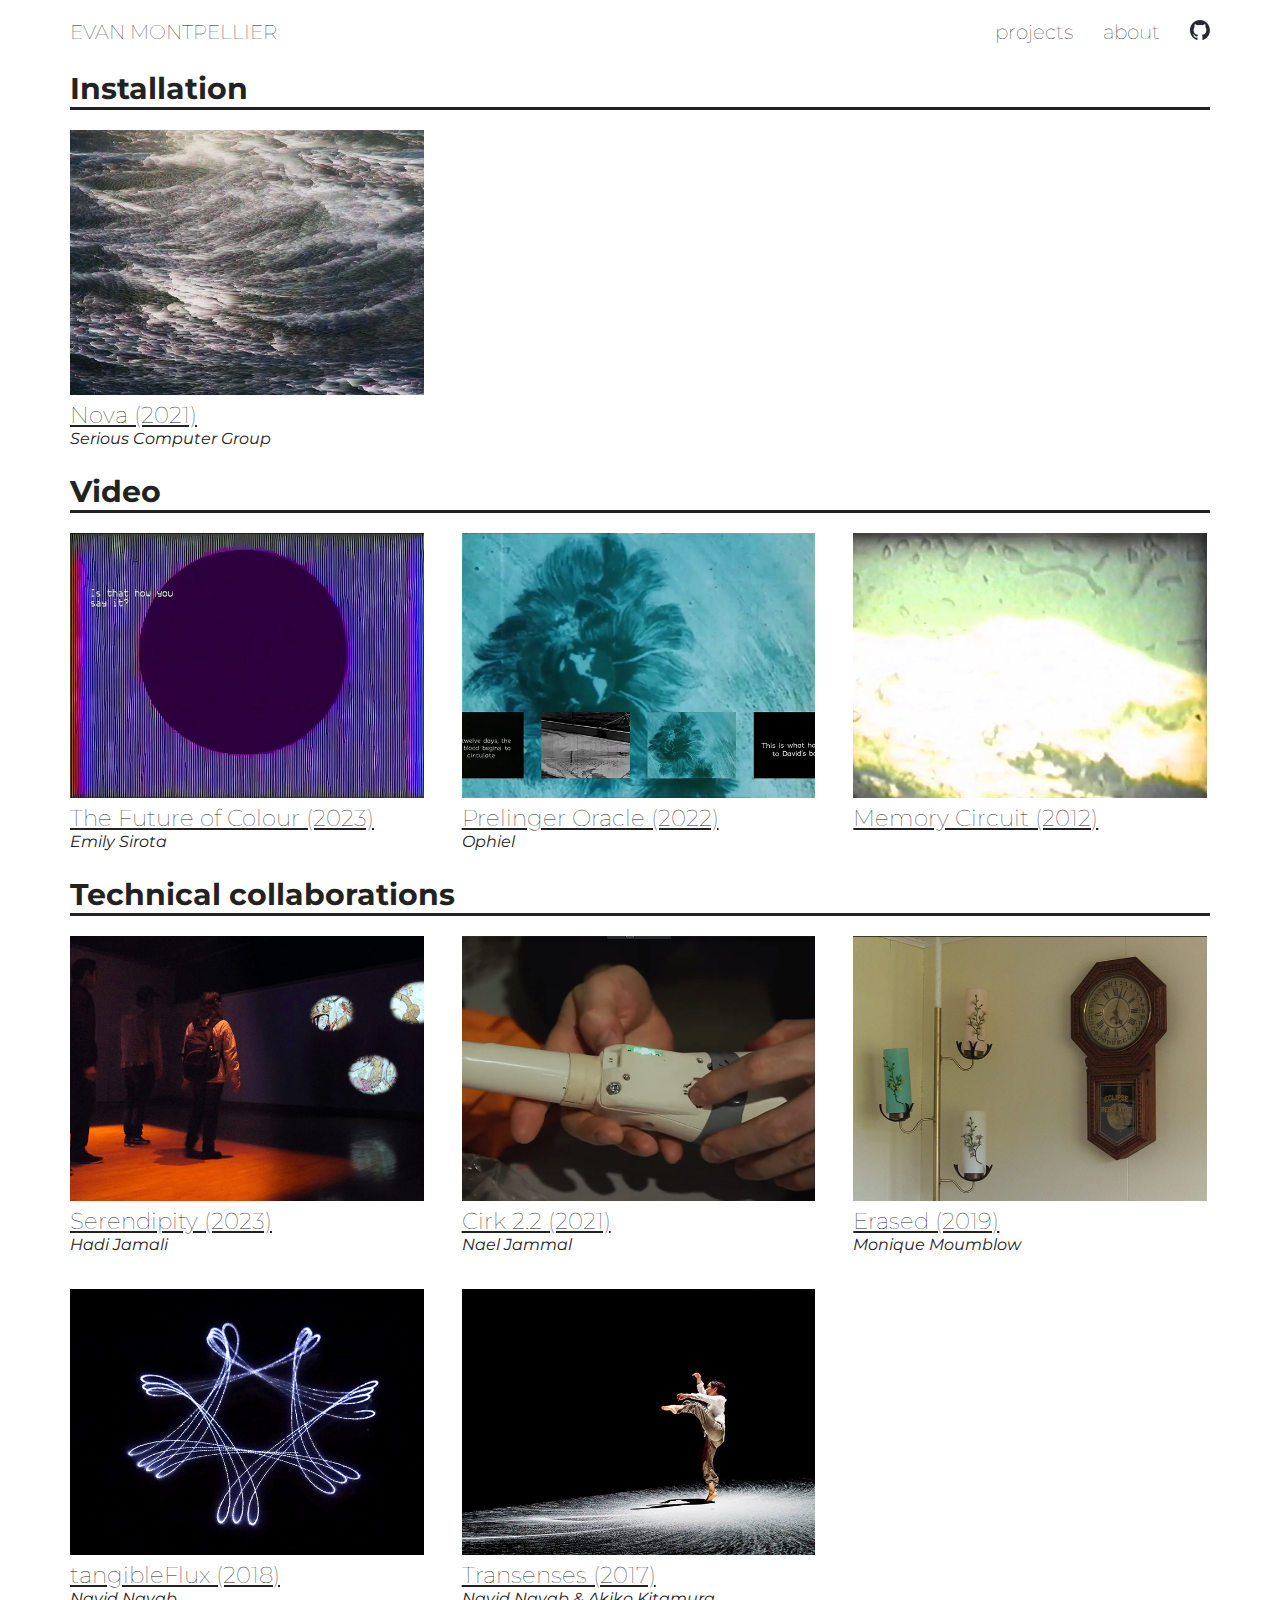
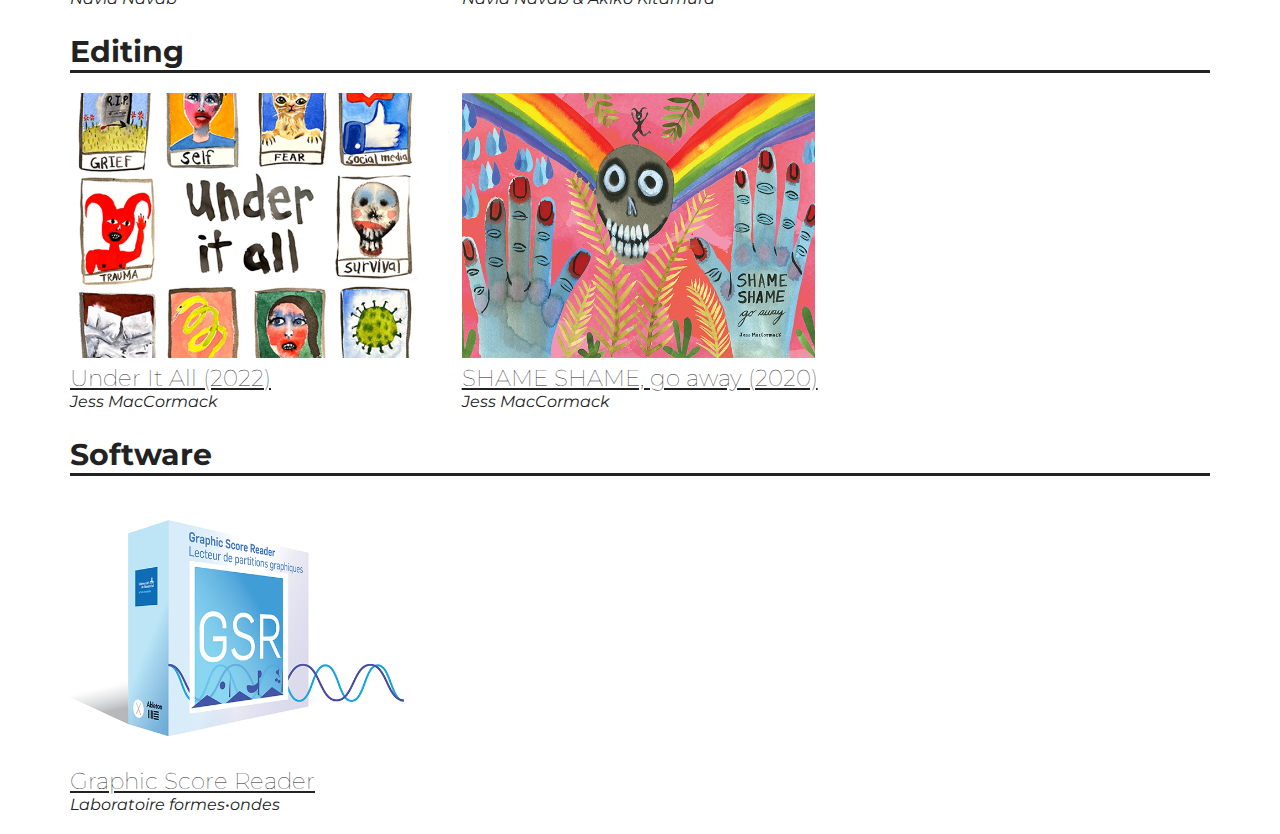
<file: index.html>
<!DOCTYPE html>
<html>
<head>
	<title>Evan Montpellier</title>
	<link rel="stylesheet" type="text/css" href="./css/sass.css">
	<link href="https://fonts.googleapis.com/css?family=Montserrat:300&amp;display=swap" rel="stylesheet">
	<meta charset="utf-8">
	<meta name="description" content="Evan Montpellier is a computer artist based in Tiohtià:ke / Mooniyang / Montréal.">
	<meta name="viewport" content="width=device-width, initial-scale=1.0">
</head>
<body>
	<header class="header">
		<h1 class="site-logo"><a href="./index.html">Evan Montpellier</a></h1>
		<nav>
			<ul class="menu">
				<li class="nav-item">
					<a href="./index.html">projects</a>
				</li>
				<li class="nav-item">
					<a href="./about.html" class="nav-link">about</a>
				</li>
				<li class="nav-item">
					<a href="https://github.com/evanmtp"><img src="./img/logos/github-mark.svg" class="github-logo"></a>
				</li>
			</ul>
		</nav>
	</header>
<main>
	<div class="container">
		<div>	
			<div>
				<div class="project-category">
					<h2>Installation</h2>
				</div>
				<div class="project-grid">
					<div class="project-frontpage">
						<a href="./nova.html"><img src="./img/project_thumbs/nova_thumb.jpg" class="project-image"></a>
						<h3><a href="./nova.html">Nova (2021)</a></h3>
						<p class="artist-name-frontpage">Serious Computer Group</p>
					</div>
				</div>
			</div>
			<div>
				<div class="project-category">
					<h2>Video</h2>
				</div>
				<div class="project-grid">
					<div class="project-frontpage">
						<a href="./futureofcolour.html"><img src="./img/project_thumbs/futureofcolour_thumb.png" class="project-image"></a>
						<h3><a href="./futureofcolour.html">The Future of Colour (2023)</a></h3>
						<p class="artist-name-frontpage">Emily Sirota</p>
					</div>
					<div class="project-frontpage">
						<a href="./prelingeroracle.html"><img src="./img/project_thumbs/prelinger_thumb.jpg" class="project-image"></a>
						<h3><a href="./prelingeroracle.html">Prelinger Oracle (2022)</a></h3>
						<p class="artist-name-frontpage">Ophiel</p>
					</div>
					<div class="project-frontpage">
						<a href="./memorycircuit.html"><img src="./img/project_thumbs/memory_circuit_thumb.jpg" class="project-image"></a>
						<h3><a href="./memorycircuit.html">Memory Circuit (2012)</a></h3>
					</div>
				</div>
			</div>
			<div>
				<div class="project-category">
					<h2>Technical collaborations</h2>
				</div>
				<div class="project-grid">
					<div class="project-frontpage">
						<a href="./serendipity.html"><img src="./img/project_thumbs/serendipity_thumb.jpg" class="project-image"></a>
						<h3><a href="./serendipity.html">Serendipity (2023)</a></h3>
						<p class="artist-name-frontpage">Hadi Jamali</p>
					</div>
					<div class="project-frontpage">
						<a href="./cirk22.html"><a href="./cirk22.html"><img src="./img/project_thumbs/cirk22_thumb.png" class="project-image"></a>
						<h3><a href="./cirk22.html">Cirk 2.2 (2021)</a></h3>
						<p class="artist-name-frontpage">Nael Jammal</p>
					</div>
					<div class="project-frontpage">
						<a href="./erased.html"><img src="./img/project_thumbs/erased_thumb.jpg" class="project-image"></a>
						<h3><a href="./erased.html">Erased (2019)</a></h3>
						<p class="artist-name-frontpage">Monique Moumblow</p>
					</div>
					<div class="project-frontpage">
						<a href="./tangibleflux.html"><img src="./img/project_thumbs/tangibleflux_thumb.jpg" class="project-image"></a>
						<h3><a href="./tangibleflux.html">tangibleFlux (2018)</a></h3>
						<p class="artist-name-frontpage">Navid Navab</p>
					</div>
					<div class="project-frontpage">
						<a href="./transenses.html"><img src="./img/project_thumbs/transenses_thumb.jpg" class="project-image"></a>
						<h3><a href="./transenses.html">Transenses (2017)</a></h3>
						<p class="artist-name-frontpage">Navid Navab & Akiko Kitamura</p>
					</div>
				</div>
			</div>
			<div>
				<div class="project-category">
					<h2>Editing</h2>
				</div>
				<div class="project-grid">
					<div class="project-frontpage">
						<a href="./underitall.html"><img src="./img/project_thumbs/underitall_thumb.jpg" class="project-image"></a>
						<h3><a href="./underitall.html">Under It All (2022)</a></h3>
						<p class="artist-name-frontpage">Jess MacCormack</p>
					</div>
					<div class="project-frontpage">
						<a href="./shame.html"><img src="./img/project_thumbs/shameshame_thumb.jpg" class="project-image"></a>
						<h3><a href="./shame.html">SHAME SHAME, go away (2020)</a></h3>
						<p class="artist-name-frontpage">Jess MacCormack</p>
					</div>
				</div>
			</div>
			<div>
				<div class="project-category">
					<h2>Software</h2>
				</div>
				<div class="project-grid">
					<div class="project-frontpage">
						<a href="./gsr.html"><img src="./img/project_thumbs/gsr_thumb.png" class="project-image"></a>
						<h3><a href="./gsr.html">Graphic Score Reader</a></h3>
						<p class="artist-name-frontpage">Laboratoire formes•ondes</p>
					</div>
				</div>
			</div>
		</div>
	</div>
</main>
<footer></footer>
</body>

</html>
</file>
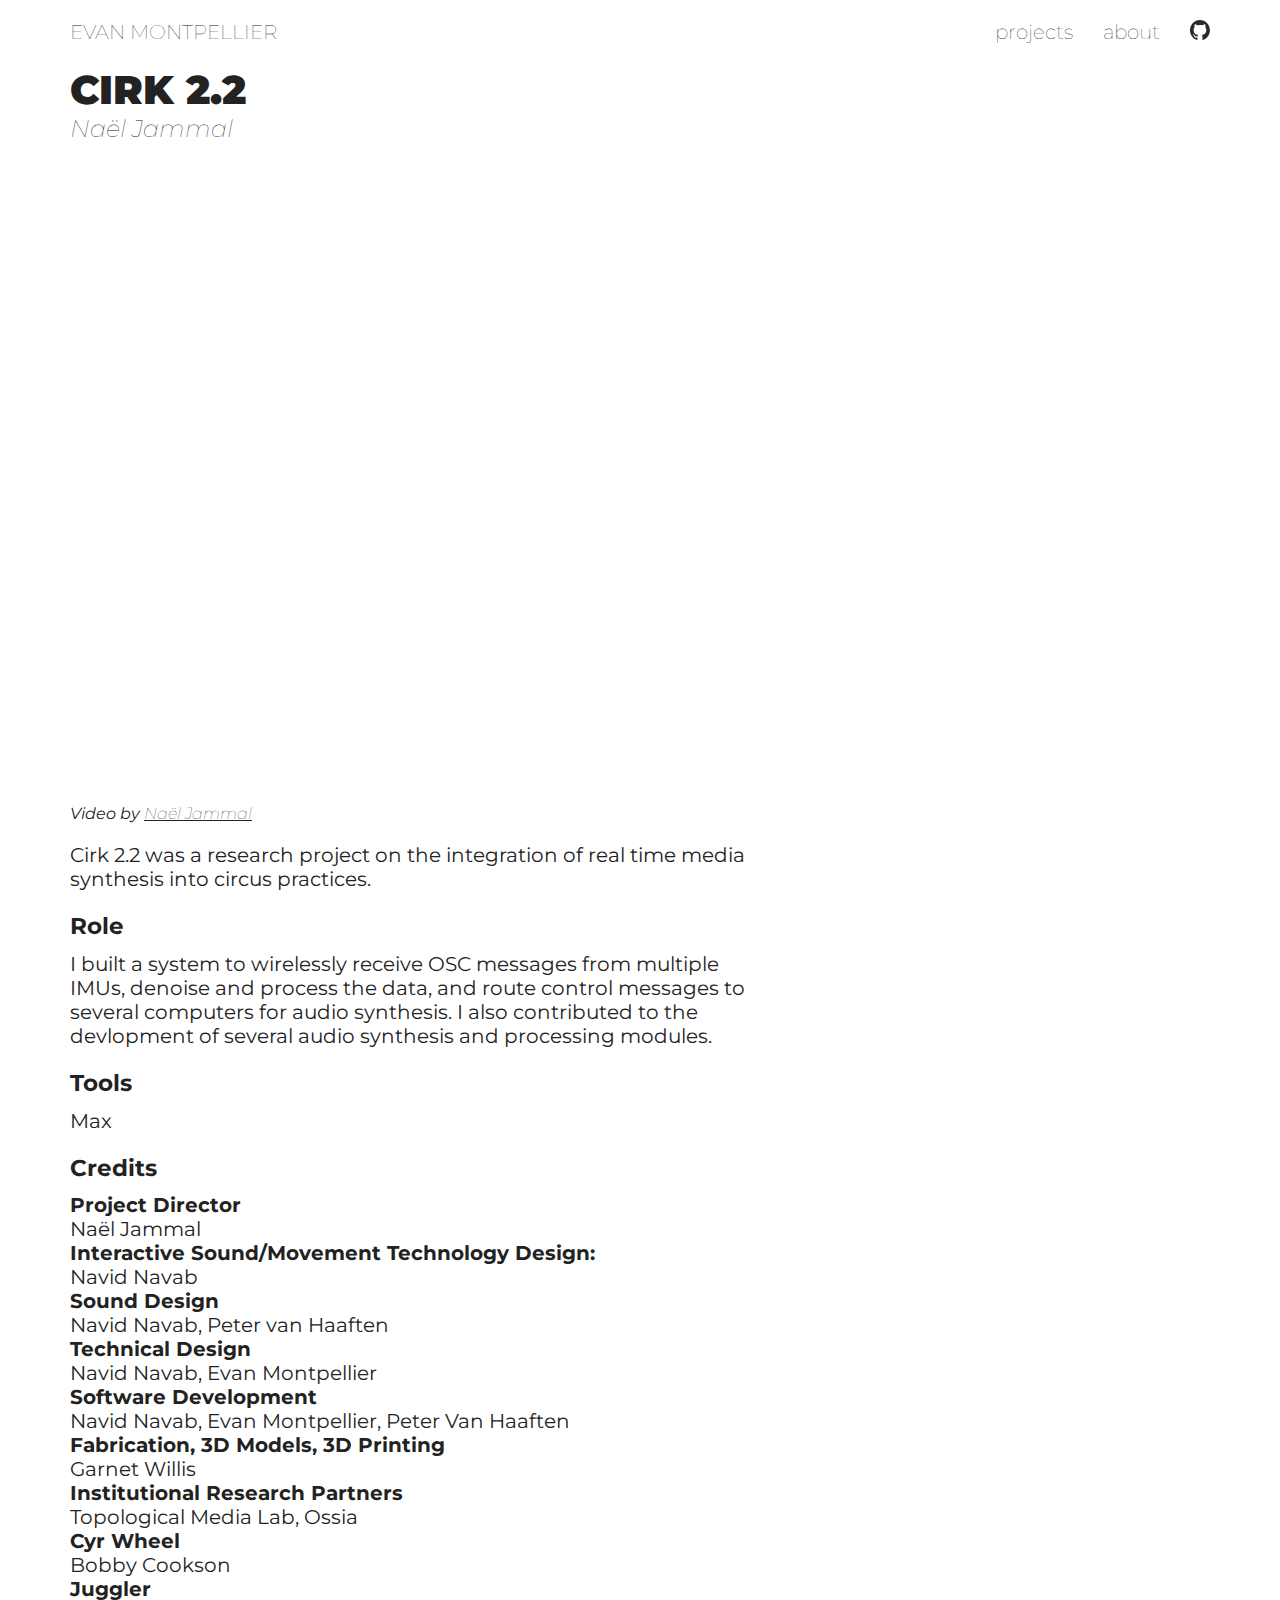
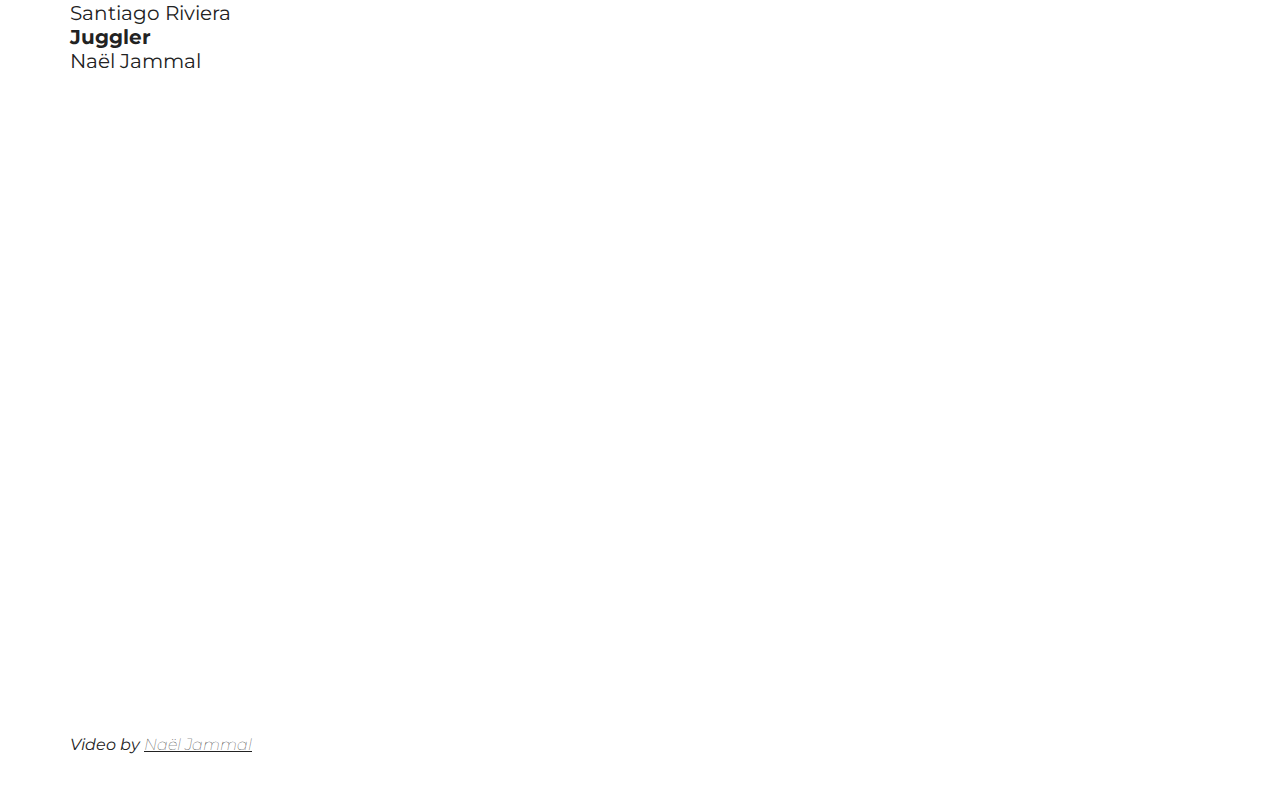
<file: cirk22.html>
<!DOCTYPE html>
<html>
<head>
	<title>Evan Montpellier | Cirk 2.2</title>
	<link href="https://fonts.googleapis.com/css?family=Montserrat:300&amp;display=swap" rel="stylesheet">
	<link rel="stylesheet" type="text/css" href="./css/sass.css">
    <link rel="stylesheet" href="css/simple-lightbox.css">
	<script src="js/simple-lightbox.js"></script>
	<meta charset="utf-8">
	<meta name="description" content="Cirk 2.2 is a research project on movement and media led by Naël Jammal. Evan Montpellier is a computer artist based in Tiohtià:ke / Mooniyang / Montréal.">
	<meta name="viewport" content="width=device-width, initial-scale=1.0">
</head>
<body>
<header class="header">
	<h1 class="site-logo"><a href="./index.html">Evan Montpellier</a></h1>
	<nav>
		<ul class="menu">
			<li class="nav-item">
				<a href="./index.html">projects</a>
			</li>
			<li class="nav-item">
				<a href="./about.html" class="nav-link">about</a>
			</li>
			<li class="nav-item">
				<a href="https://github.com/evanmtp"><img src="./img/logos/github-mark.svg" class="github-logo"></a>
			</li>
		</ul>
	</nav>
</header>
<main>
	<div class="container">
        <div class="project-section project-heading">
		    <h2 class="project-title">CIRK 2.2</h2>
		    <div class="artist-name"><a href="https://www.naeljammal.com/">Naël Jammal</a></div>
        </div>
        <div class="project-section project-main-video">
            <div class="video-resize video-aspect-16-9">
				<iframe src="https://www.youtube.com/embed/WluLCr4qiTE?si=SHVonhzHM_dVI5I_" title="YouTube video player" frameborder="0" allow="accelerometer; autoplay; clipboard-write; encrypted-media; gyroscope; picture-in-picture; web-share" allowfullscreen></iframe>
			</div>
			<div class="image-credit">Video by <a href="https://www.naeljammal.com/">Naël Jammal</a></div>
		</div>
        <div class="project-section description">
			<p>Cirk 2.2 was a research project on the integration of real time media synthesis into circus practices.</p>

			<div class="project-section role">
            <h3>Role</h3>
			<p>I built a system to wirelessly receive OSC messages from multiple IMUs, denoise and process the data, and route control messages to several computers for audio synthesis. I also contributed to the devlopment of several audio synthesis and processing modules.</p>
        </div>

        <div class="project-section tools">
            <h3>Tools</h3>
            <p>Max</p> 
        </div>

		<div class="project-section credits">
			<h3>Credits</h3>
			<div><strong>Project Director</strong></div>
			<div>Naël Jammal</div>
			<div><strong>Interactive Sound/Movement Technology Design:</strong></div>
			<div>Navid Navab</div>
			<div><strong>Sound Design</strong></div>
			<div>Navid Navab, Peter van Haaften</div>
			<div><strong>Technical Design</strong></div>
			<div>Navid Navab, Evan Montpellier</div>
			<div><strong>Software Development</strong></div>
			<div>Navid Navab, Evan Montpellier, Peter Van Haaften</div>
			<div><strong>Fabrication, 3D Models, 3D Printing</strong></div>
			<div>Garnet Willis</div>
			<div><strong>Institutional Research Partners</strong></div>
			<div>Topological Media Lab, Ossia</div>
			<div><strong>Cyr Wheel</strong></div>
			<div>Bobby Cookson</div>
			<div><strong>Juggler</strong></div>
			<div>Santiago Riviera</div>
			<div><strong>Juggler</strong></div>
			<div>Naël Jammal</div>
		</div>
		<div class="video-resize video-aspect-16-9">
			<iframe src="https://www.youtube.com/embed/JAGEMOoV4qY?si=oIIgOl03L8ErkO6x" title="YouTube video player" frameborder="0" allow="accelerometer; autoplay; clipboard-write; encrypted-media; gyroscope; picture-in-picture; web-share" allowfullscreen></iframe>
		</div>
		<div class="image-credit">Video by <a href="https://www.naeljammal.com/">Naël Jammal</a></div>
	</div>
</main>
<footer></footer>
</body>

</html>
</file>
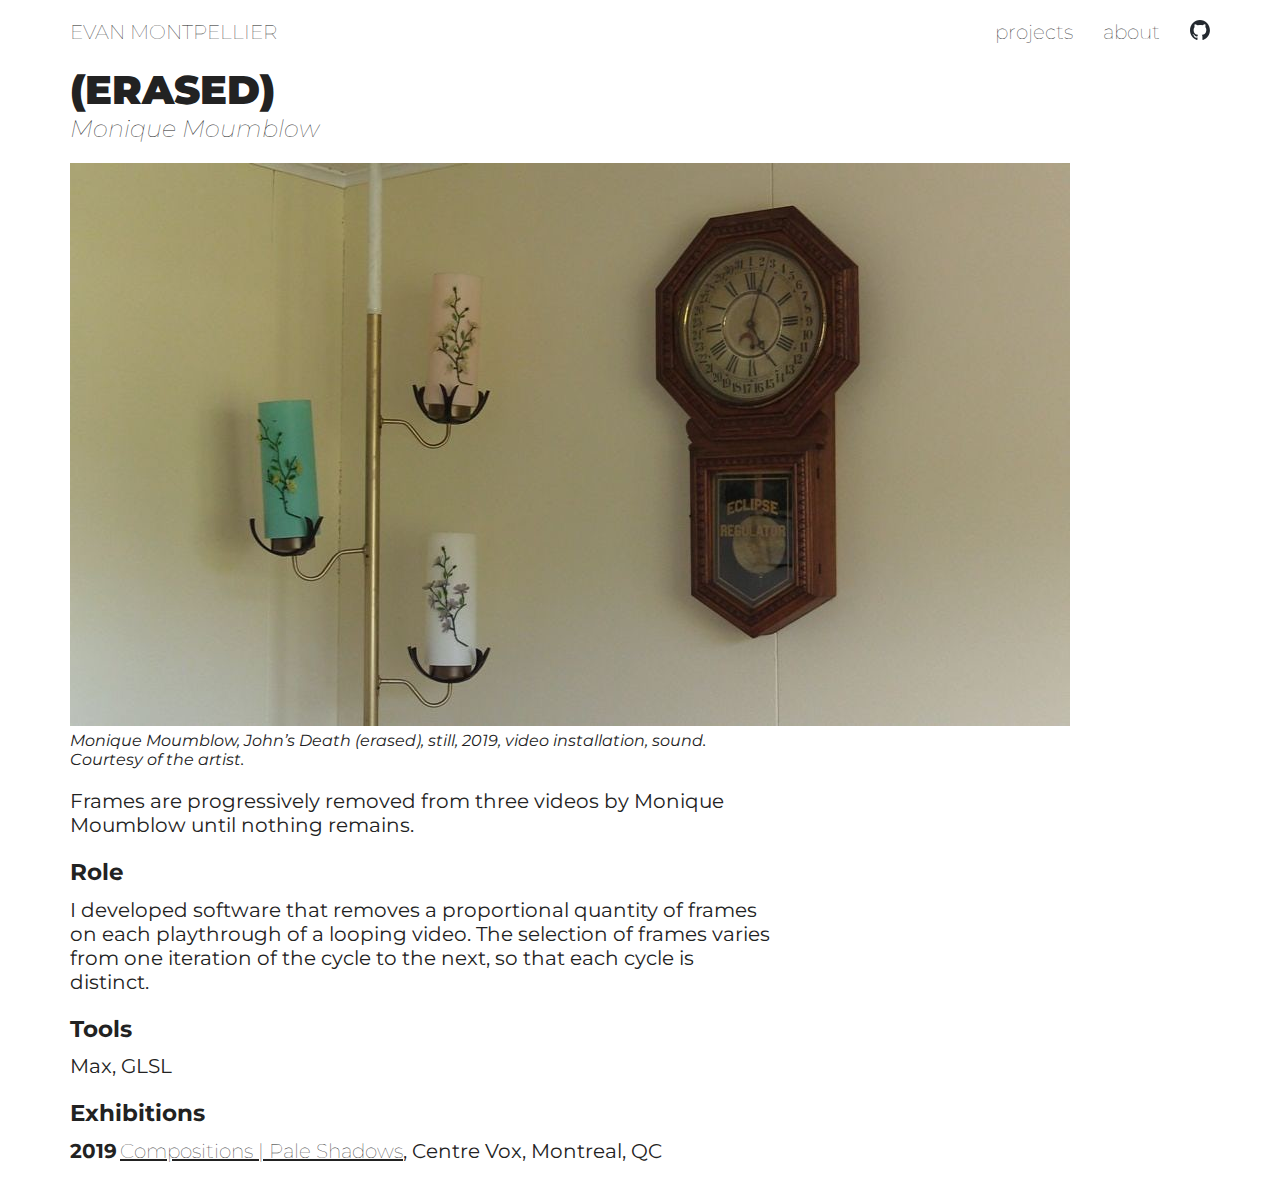
<file: erased.html>
<!DOCTYPE html>
<html>
<head>
	<title>Evan Montpellier | (erased)</title>
	<link href="https://fonts.googleapis.com/css?family=Montserrat:300&amp;display=swap" rel="stylesheet">
	<link rel="stylesheet" type="text/css" href="./css/sass.css">
    <link rel="stylesheet" href="css/simple-lightbox.css">
	<script src="js/simple-lightbox.js"></script>
	<meta charset="utf-8">
	<meta name="description" content="(erased) is a video artworm by Monique Moumblow. Evan Montpellier is a computer artist based in Tiohtià:ke / Mooniyang / Montréal.">
	<meta name="viewport" content="width=device-width, initial-scale=1.0">
</head>
<body>
	<header class="header">
		<h1 class="site-logo"><a href="./index.html">Evan Montpellier</a></h1>
		<nav>
			<ul class="menu">
				<li class="nav-item">
					<a href="./index.html">projects</a>
				</li>
				<li class="nav-item">
					<a href="./about.html" class="nav-link">about</a>
				</li>
				<li class="nav-item">
					<a href="https://github.com/evanmtp"><img src="./img/logos/github-mark.svg" class="github-logo"></a>
				</li>
			</ul>
		</nav>
	</header>
<main>
	<div class="container">
        <div class="project-section project-heading">
		    <h2 class="project-title">(ERASED)</h2>
		    <div class="artist-name"><a href="https://www.moniquemoumblow.com/">Monique Moumblow</a></div>
        </div>
        <div class="project-section">
			<img src="./img/erased/erased.jpg" class="project-main-image">
			<p class="image-credit">Monique Moumblow, John’s Death (erased), still, 2019, video installation, sound. Courtesy of the artist.</p>
        </div>
        <div class="project-section description">
            <p>Frames are progressively removed from three videos by Monique Moumblow until nothing remains.</p>
        </div>
        <div class="project-section role">
            <h3>Role</h3>
			<p>I developed software that removes a proportional quantity of frames on each playthrough of a looping video. The selection of frames varies from one iteration of the cycle to the next, so that each cycle is distinct.</p> 
        </div>
        <div class="project-section tools">
            <h3>Tools</h3>
            <p>Max, GLSL</p> 
        </div>
        <div class="project-section exhibitions">
			<h3>Exhibitions</h3>
			<div class="exhibition-grid">
                <div><strong>2019</strong></div>
                <div><a href="https://centrevox.ca/en/exhibitions/monique-moumblow">Compositions | Pale Shadows</a>, Centre Vox, Montreal, QC</div>
            </div>
		</div>
	</div>
</main>
<footer></footer>
</body>
</html>
</file>
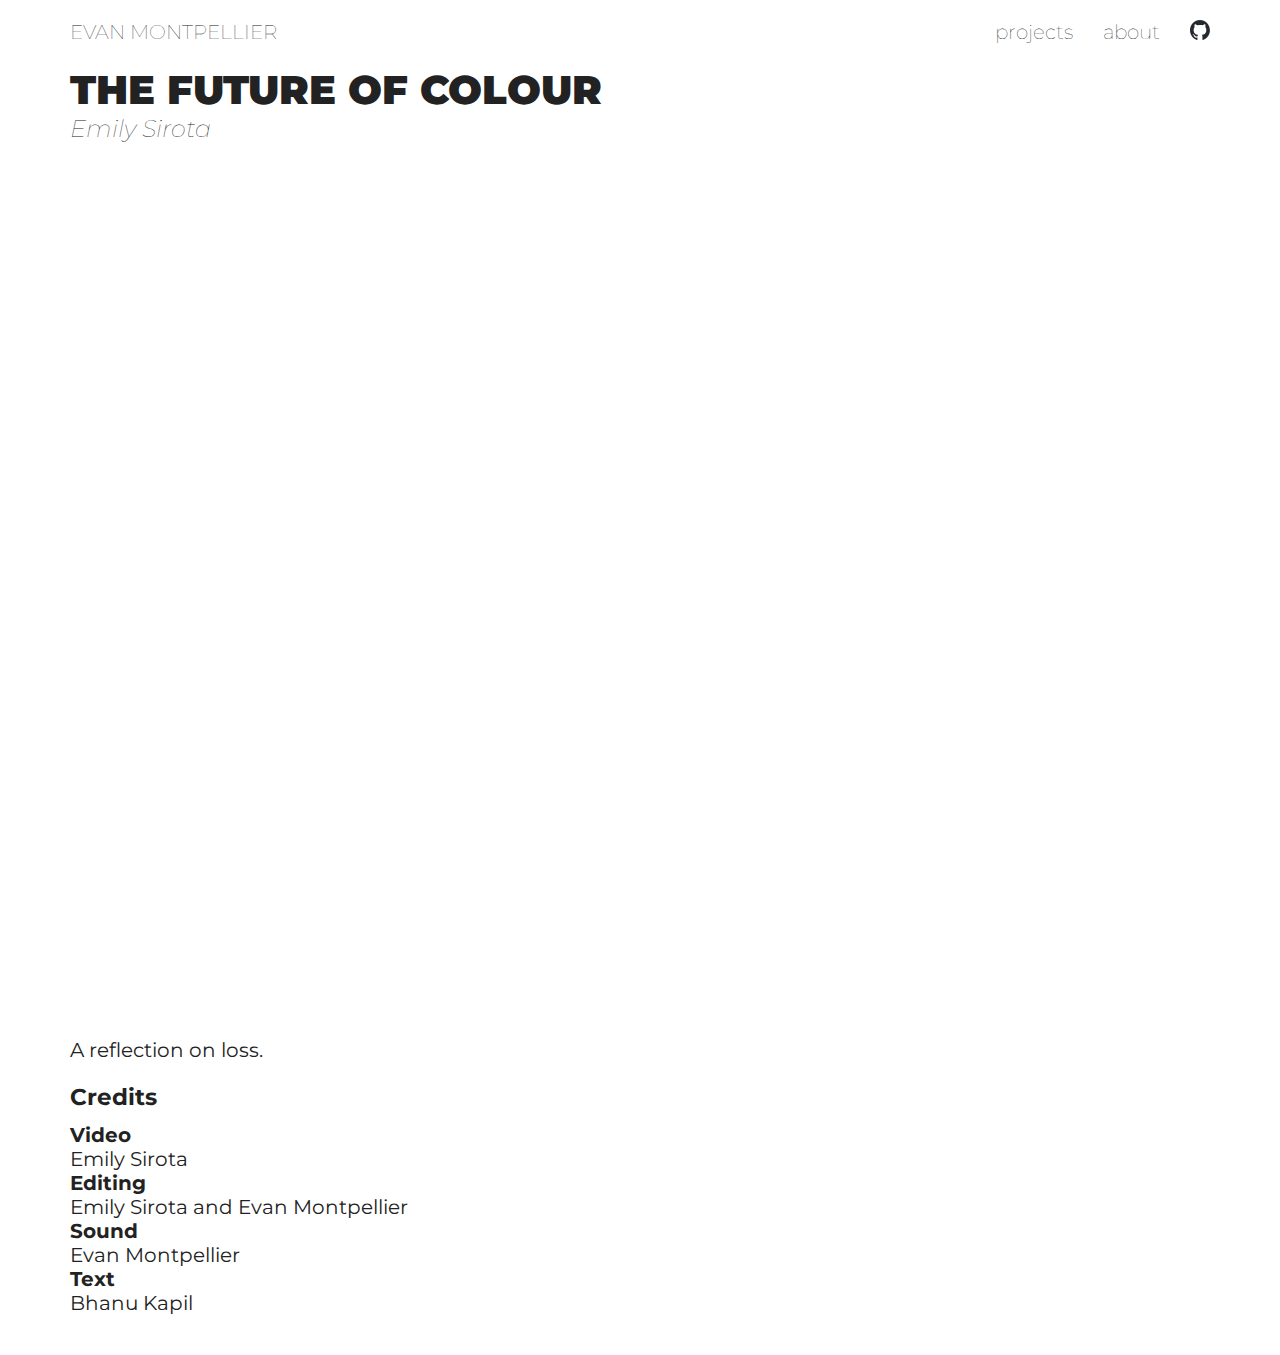
<file: futureofcolour.html>
<!DOCTYPE html>
<html>
<head>
	<title>Evan Montpellier | The Future of Colour</title>
	<link href="https://fonts.googleapis.com/css?family=Montserrat:300&amp;display=swap" rel="stylesheet">
	<link rel="stylesheet" type="text/css" href="./css/sass.css">
    <link rel="stylesheet" href="css/simple-lightbox.css">
	<script src="js/simple-lightbox.js"></script>
	<meta charset="utf-8">
	<meta name="description" content="The Future of Colour is a video artwork by Emily Sirota. Evan Montpellier is a computer artist based in Tiohtià:ke / Mooniyang / Montréal.">
	<meta name="viewport" content="width=device-width, initial-scale=1.0">
</head>
<body>
	<header class="header">
		<h1 class="site-logo"><a href="./index.html">Evan Montpellier</a></h1>
		<nav>
			<ul class="menu">
				<li class="nav-item">
					<a href="./index.html">projects</a>
				</li>
				<li class="nav-item">
					<a href="./about.html" class="nav-link">about</a>
				</li>
				<li class="nav-item">
					<a href="https://github.com/evanmtp"><img src="./img/logos/github-mark.svg" class="github-logo"></a>
				</li>
			</ul>
		</nav>
	</header>
<main>
	<div class="container">
        <div class="project-section project-heading">
		    <h2 class="project-title">THE FUTURE OF COLOUR</h2>
		    <div class="artist-name"><a href="https://emilyjanesirota.com/">Emily Sirota</a></div>
        </div>
        <div class="project-section project-main-video">
			<div class="video-resize video-aspect-4-3">
				<iframe src="https://player.vimeo.com/video/839823883" frameborder="0" allow="autoplay; fullscreen; picture-in-picture" allowfullscreen></iframe>
			</div>
        </div>
		<div class="project-section description">
            <p>A reflection on loss.</p>
        </div>
		<div class="project-section credits">
			<h3>Credits</h3>
			<div><strong>Video</strong></div>
			<div>Emily Sirota</div>
			<div><strong>Editing</strong></div>
			<div>Emily Sirota and Evan Montpellier</div>
			<div><strong>Sound</strong></div>
			<div>Evan Montpellier</div>
			<div><strong>Text</strong></div>
			<div>Bhanu Kapil</div>	
		</div>
	</div>
</main>
<footer></footer>
</body>
</html>
</file>
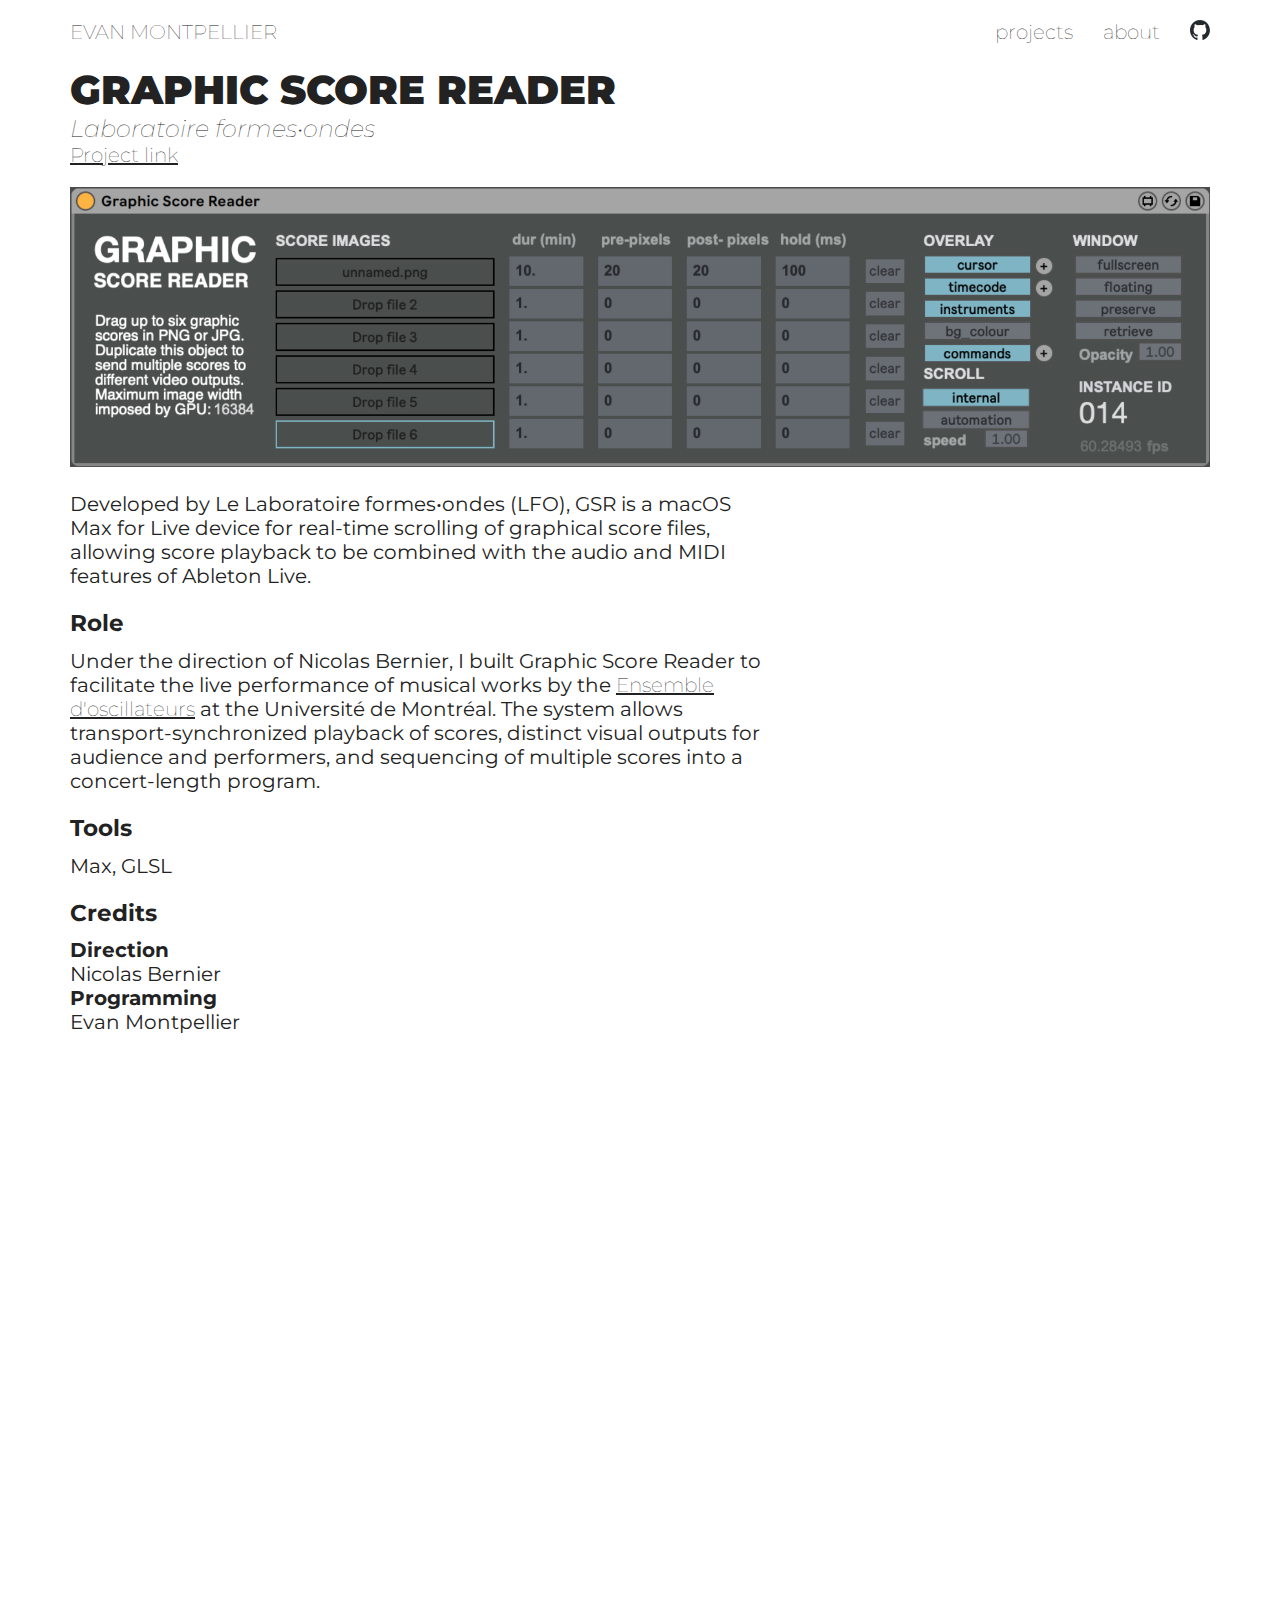
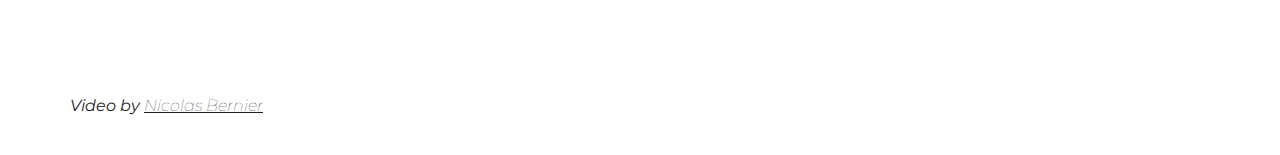
<file: gsr.html>
<!DOCTYPE html>
<html>
<head>
	<title>Evan Montpellier | Graphic Score Reader</title>
	<link href="https://fonts.googleapis.com/css?family=Montserrat:300&amp;display=swap" rel="stylesheet">
	<link rel="stylesheet" type="text/css" href="./css/sass.css">
    <link rel="stylesheet" href="css/simple-lightbox.css">
	<script src="js/simple-lightbox.js"></script>
	<meta charset="utf-8">
	<meta name="description" content="Graphic Score Reader is a Max for Live device that displays graphic music scores. Evan Montpellier is a computer artist based in Tiohtià:ke / Mooniyang / Montréal.">
	<meta name="viewport" content="width=device-width, initial-scale=1.0">
</head>
<body>
	<header class="header">
		<h1 class="site-logo"><a href="./index.html">Evan Montpellier</a></h1>
		<nav>
			<ul class="menu">
				<li class="nav-item">
					<a href="./index.html">projects</a>
				</li>
				<li class="nav-item">
					<a href="./about.html" class="nav-link">about</a>
				</li>
				<li class="nav-item">
					<a href="https://github.com/evanmtp"><img src="./img/logos/github-mark.svg" class="github-logo"></a>
				</li>
			</ul>
		</nav>
	</header>
<main>
	<div class="container">
        <div class="project-section project-heading">
		    <h2 class="project-title">Graphic Score Reader</h2>
		    <div class="artist-name"><a href="https://lfo-lab.ca/">Laboratoire formes•ondes</a></div>
            <div><a href="https://github.com/evanmtp/graphicscorereader">Project link</a></div>
        </div>
        <div class="project-section project-main-video">
            <div>
                <img src="./img/gsr/gsr_interface.png" class="project-main-image">
            </div>
		</div>
        <div class="project-section description">
            <!-- <h3>Description</h3> -->
            <p>Developed by Le Laboratoire formes•ondes (LFO), GSR is a macOS Max for Live device for real-time scrolling of graphical score files, allowing score playback to be combined with the audio and MIDI features of Ableton Live.</p>
        </div>
        <div class="project-section role">
            <h3>Role</h3>
            <p>Under the direction of Nicolas Bernier, I built Graphic Score Reader to facilitate the live performance of musical works by the <a href="https://lfo-lab.ca/ensemble-oscillateurs/">Ensemble d'oscillateurs</a> at the Université de Montréal.
			The system allows transport-synchronized playback of scores, distinct visual outputs for audience and performers, and sequencing of multiple scores into a concert-length program.</p> 
        </div>

        <div class="project-section tools">
            <h3>Tools</h3>
            <p>Max, GLSL</p> 
        </div>
		<div class="project-section credits">
			<h3>Credits</h3>
            <div><strong>Direction</strong></div>
            <div>Nicolas Bernier</div>
			<div><strong>Programming</strong></div>
            <div>Evan Montpellier</div>
		</div>
		<div class="project-section media">
            <div class="video-resize video-aspect-16-9">
                <iframe src="https://player.vimeo.com/video/228616947" frameborder="0" allow="autoplay; fullscreen; picture-in-picture" allowfullscreen></iframe>
            </div>
			<div class="image-credit">Video by <a href="https://www.nicolasbernier.com/">Nicolas Bernier</a></div>
		</div>
	</div>
</main>
<footer></footer>
</body>
</html>
</file>
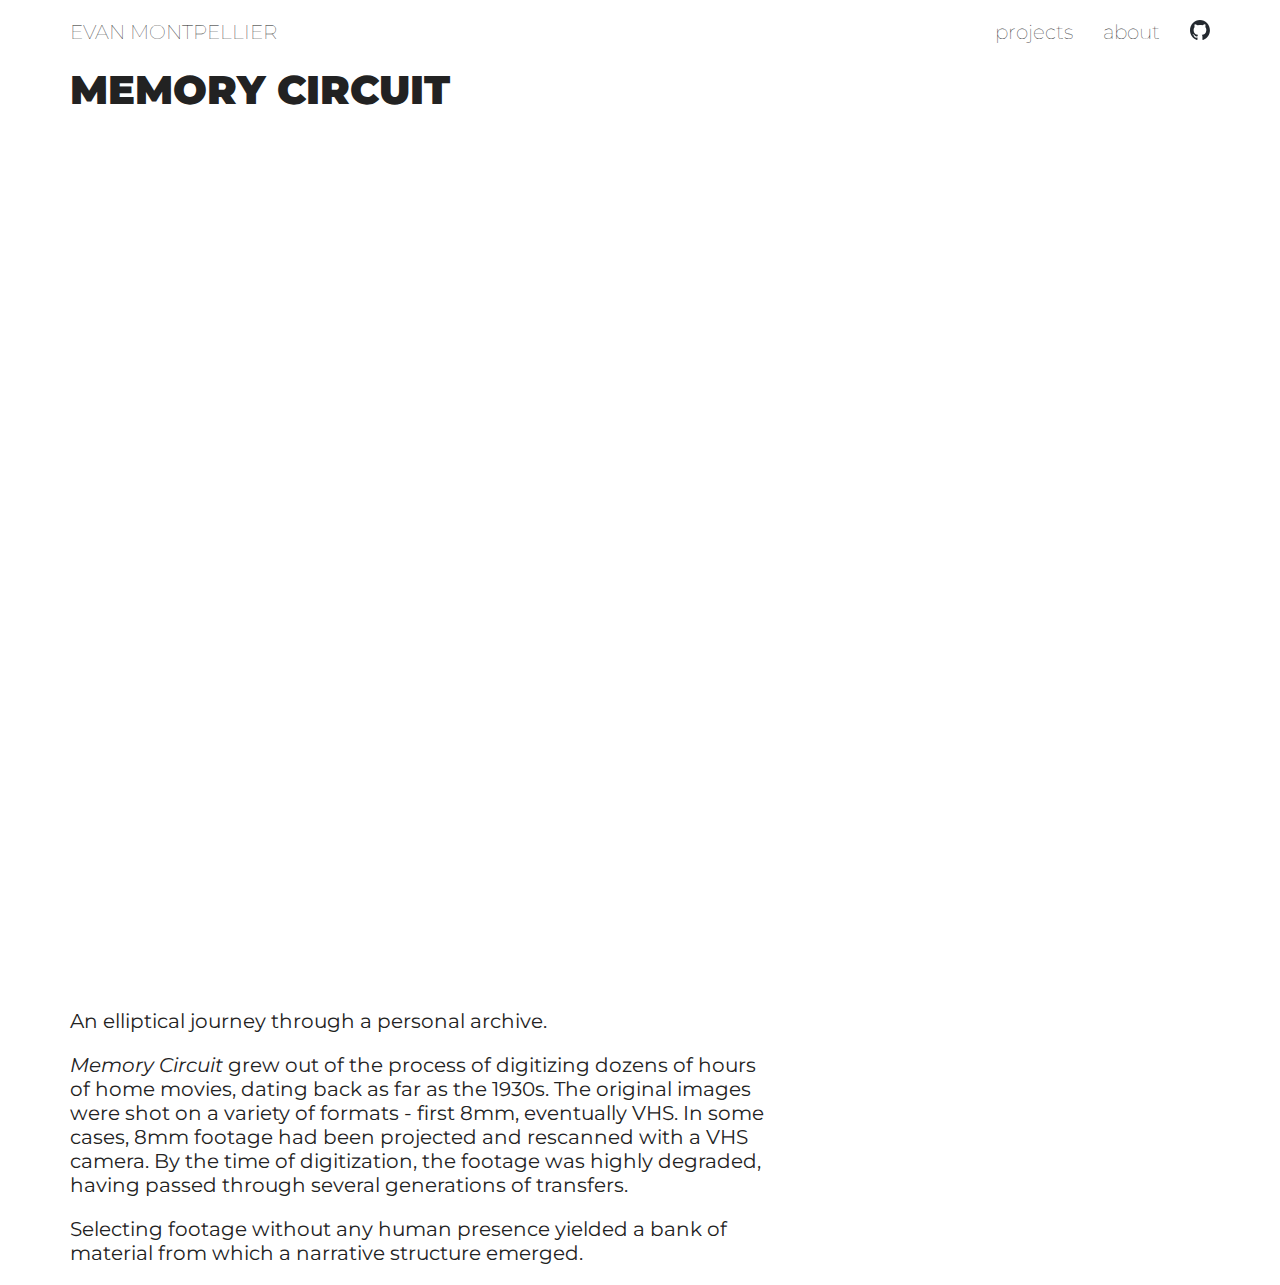
<file: memorycircuit.html>
<!DOCTYPE html>
<html>
<head>
	<title>Evan Montpellier | Memory Circuit</title>
	<link href="https://fonts.googleapis.com/css?family=Montserrat:300&amp;display=swap" rel="stylesheet">
	<link rel="stylesheet" type="text/css" href="./css/sass.css">
    <link rel="stylesheet" href="css/simple-lightbox.css">
	<script src="js/simple-lightbox.js"></script>
	<meta charset="utf-8">
	<meta name="description" content="Memory Circuit is a video artwork by Evan Montpellier, a computer artist based in Tiohtià:ke / Mooniyang / Montréal.">
	<meta name="viewport" content="width=device-width, initial-scale=1.0">
</head>
<body>
	<header class="header">
		<h1 class="site-logo"><a href="./index.html">Evan Montpellier</a></h1>
		<nav>
			<ul class="menu">
				<li class="nav-item">
					<a href="./index.html">projects</a>
				</li>
				<li class="nav-item">
					<a href="./about.html" class="nav-link">about</a>
				</li>
				<li class="nav-item">
					<a href="https://github.com/evanmtp"><img src="./img/logos/github-mark.svg" class="github-logo"></a>
				</li>
			</ul>
		</nav>
	</header>
<main>
	<div class="container">
        <div class="project-section project-heading">
		    <h2 class="project-title">MEMORY CIRCUIT</h2>
        </div>
        <div class="info">
			
		</div>
        <div class="project-main-video project-section">
                <div class="video-resize video-aspect-4-3">
                    <iframe src="https://player.vimeo.com/video/163354283?h=90295d6d4a" frameborder="0" allow="autoplay; fullscreen; picture-in-picture" allowfullscreen></iframe>
                </div>
        </div>
        <div class="project-section description">
            <p>An elliptical journey through a personal archive.</p>
			<p><em>Memory Circuit</em> grew out of the process of digitizing dozens of hours of home movies, dating back as far as the 1930s. The original images were shot on a variety of formats - first 8mm, eventually VHS. In some cases, 8mm footage had been projected and rescanned with a VHS camera. By the time of digitization, the footage was highly degraded, having passed through several generations of transfers.</p>
			<p>Selecting footage without any human presence yielded a bank of material from which a narrative structure emerged.</p>
	</div>
</main>
</body>
</html>
</file>
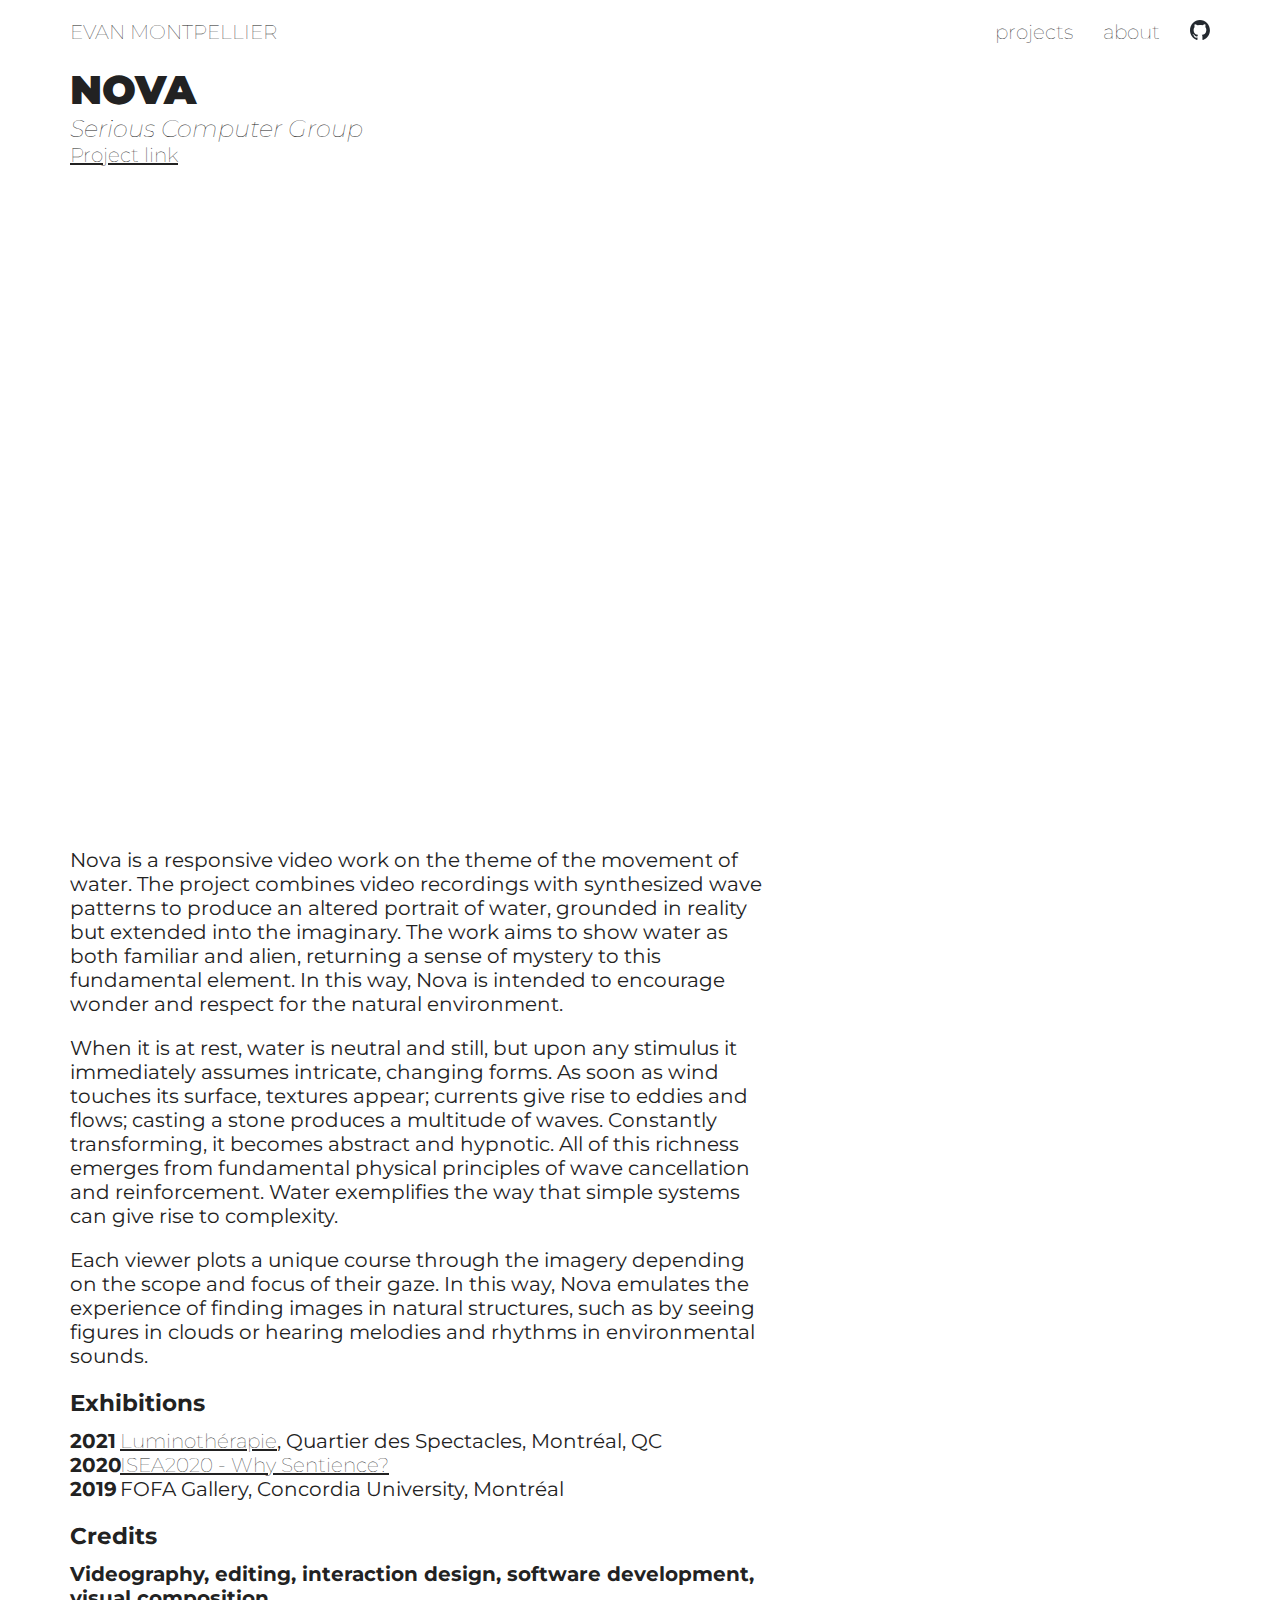
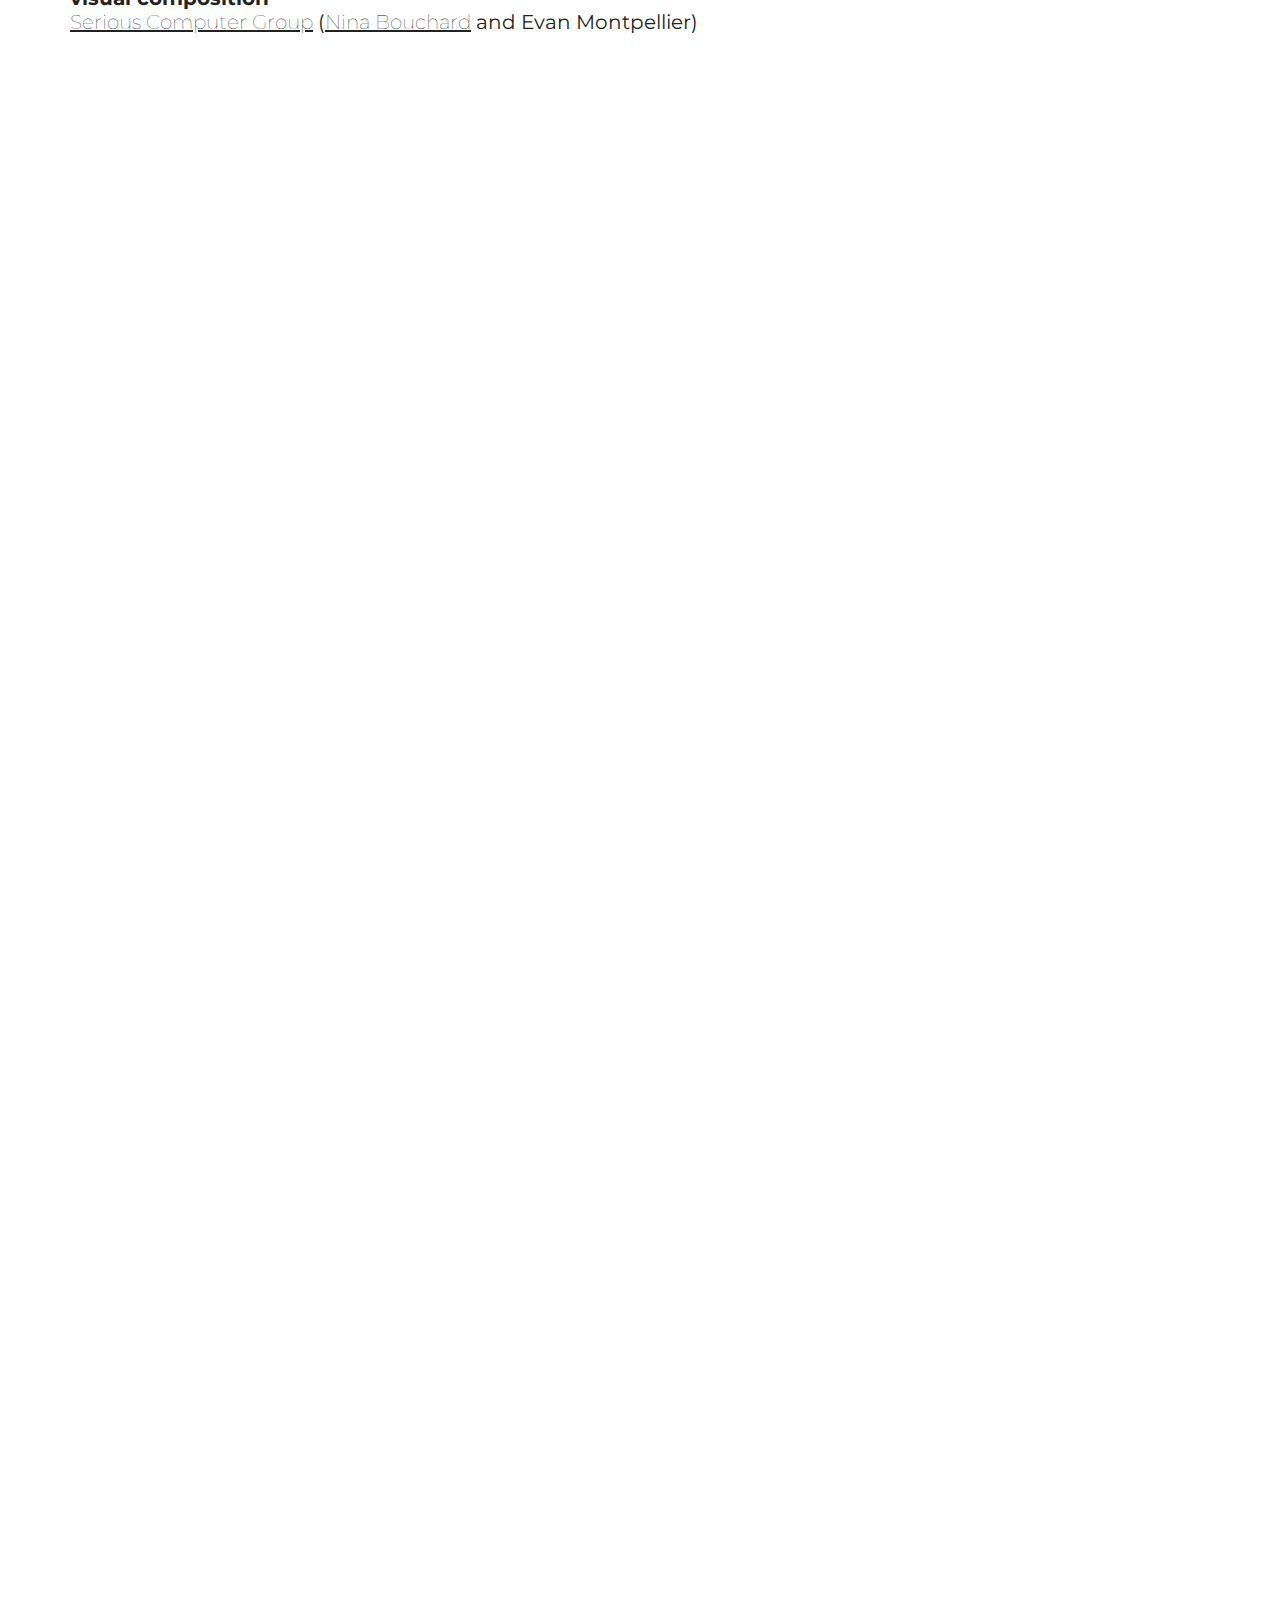
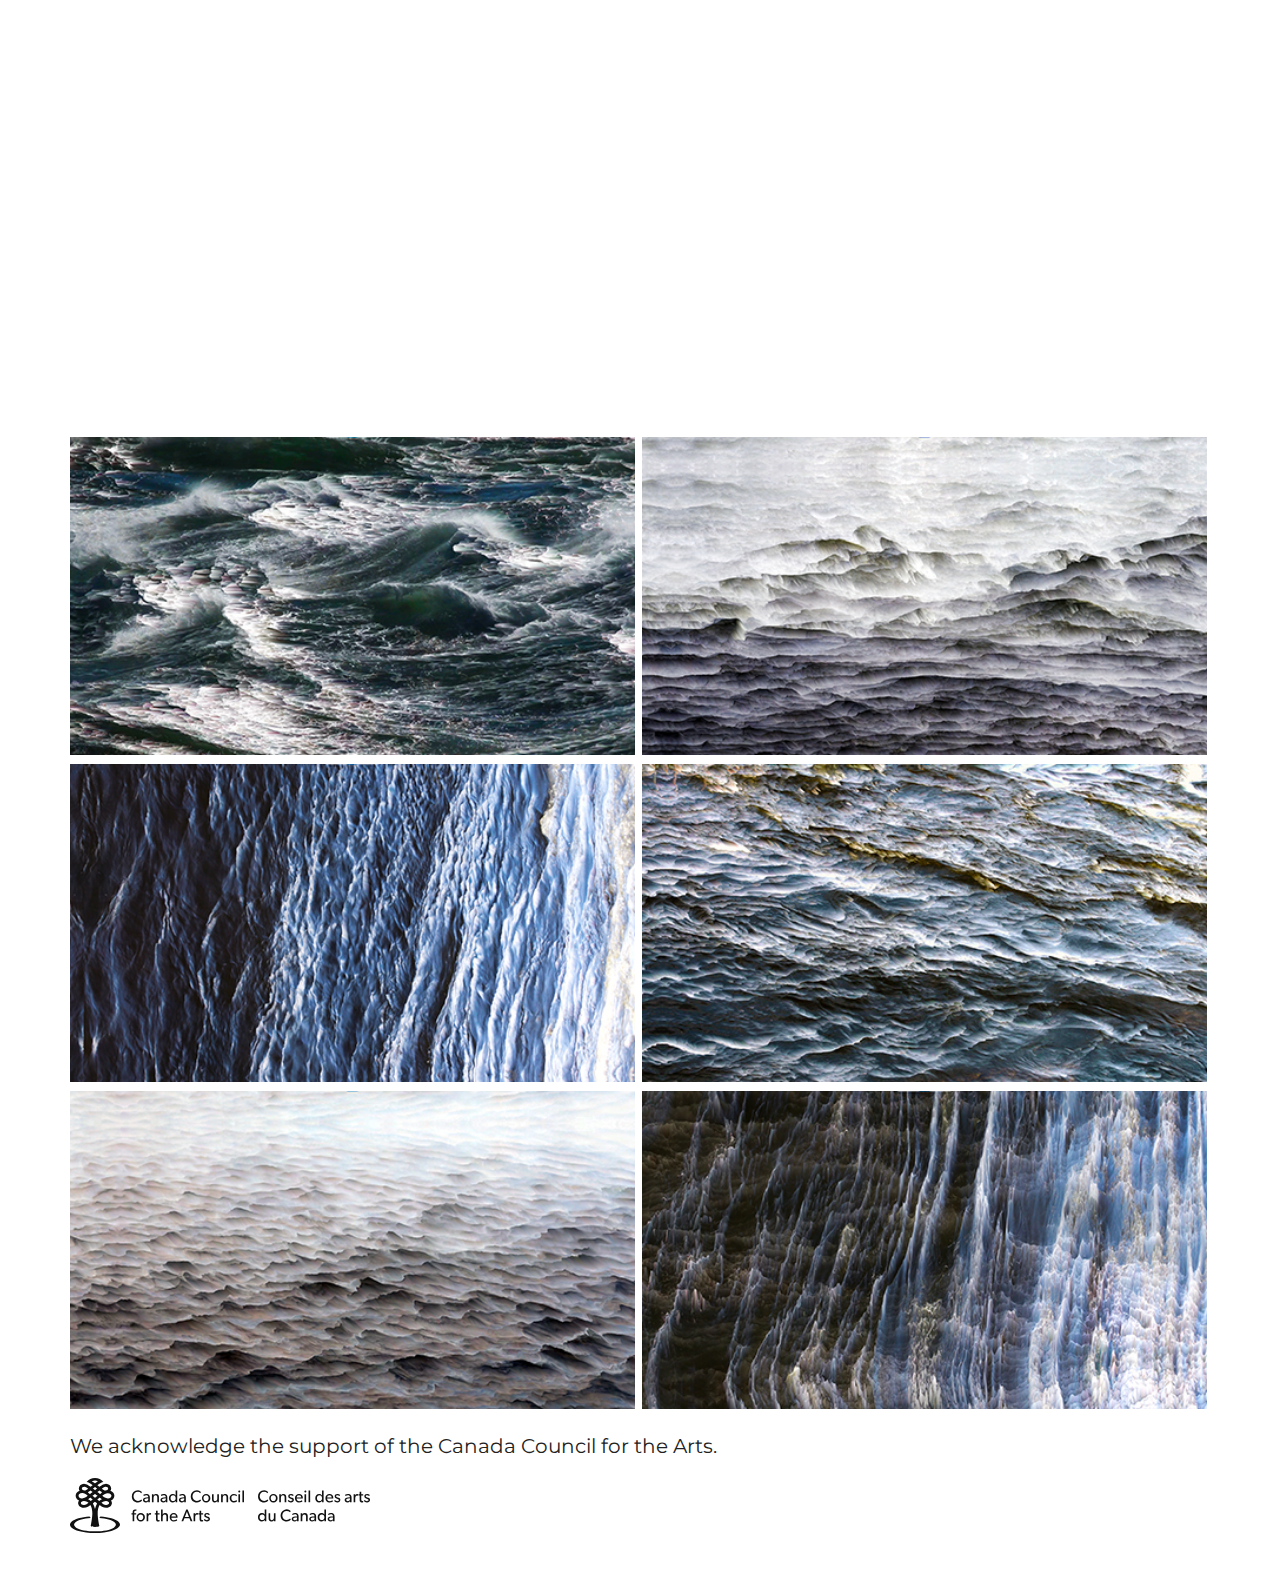
<file: nova.html>
<!DOCTYPE html>
<html>
<head>
	<title>Evan Montpellier | Nova</title>
	<link href="https://fonts.googleapis.com/css?family=Montserrat:300&amp;display=swap" rel="stylesheet">
	<link rel="stylesheet" type="text/css" href="./css/sass.css">
    <link rel="stylesheet" href="css/simple-lightbox.css">
	<script src="js/simple-lightbox.js"></script>
	<meta charset="utf-8">
	<meta name="description" content="Nova is a responsive video artwork by Serious Computer Group. Evan Montpellier is a computer artist based in Tiohtià:ke / Mooniyang / Montréal.">
	<meta name="viewport" content="width=device-width, initial-scale=1.0">
</head>
<body>
	<header class="header">
		<h1 class="site-logo"><a href="./index.html">Evan Montpellier</a></h1>
		<nav>
			<ul class="menu">
				<li class="nav-item">
					<a href="./index.html">projects</a>
				</li>
				<li class="nav-item">
					<a href="./about.html" class="nav-link">about</a>
				</li>
				<li class="nav-item">
					<a href="https://github.com/evanmtp"><img src="./img/logos/github-mark.svg" class="github-logo"></a>
				</li>
			</ul>
		</nav>
	</header>
<main>
	<div class="container">
        <div class="project-section project-heading">
		    <h2 class="project-title">NOVA</h2>
		    <div class="artist-name"><a href="https://serious.computer/">Serious Computer Group</a></div>
            <div><a href="https://serious.computer/nova">Project link</a></div>
        </div>
        <div class="info">
			
		</div>
        <div class="project-main-video project-section">
			<div class="video-resize video-aspect-16-9">
				<iframe src="https://player.vimeo.com/video/702235719" frameborder="0" allow="autoplay; fullscreen" allowfullscreen></iframe>
			</div>
        </div>
        <div class="project-section description">
			<p>Nova is a responsive video work on the theme of the movement of water. The project combines video recordings with synthesized wave patterns to produce an altered portrait of water, grounded in reality but extended into the imaginary. The work aims to show water as both familiar and alien, returning a sense of mystery to this fundamental element. In this way, Nova is intended to encourage wonder and respect for the natural environment.</p>

			<p>When it is at rest, water is neutral and still, but upon any stimulus it immediately assumes intricate, changing forms. As soon as wind touches its surface, textures appear; currents give rise to eddies and flows; casting a stone produces a multitude of waves. Constantly transforming, it becomes abstract and hypnotic. All of this richness emerges from fundamental physical principles of wave cancellation and reinforcement. Water exemplifies the way that simple systems can give rise to complexity.</p>
		
			<p>Each viewer plots a unique course through the imagery depending on the scope and focus of their gaze. In this way, Nova emulates the experience of finding images in natural structures, such as by seeing figures in clouds or hearing melodies and rhythms in environmental sounds.</p>
		</div>

        <div class="project-section exhibitions">
			<h3>Exhibitions</h3>
			<div class="exhibition-grid">
				<div><strong>2021</strong></div>
				<div><a href="https://www.quartierdesspectacles.com/en/about/partnership-productions/work/99/nova-by-serious-computer-group/">Luminothérapie</a>, Quartier des Spectacles, Montréal, QC</div>
				<div><strong>2020</strong></div>
				<div><a href="https://isea-archives.siggraph.org/art-events/nova-by-serious-computer-group-scg/">ISEA2020 - Why Sentience?</a></div>
				<div><strong>2019</strong></div>
				<div>FOFA Gallery, Concordia University, Montréal</div>
			</div>
		</div>
		<div class="project-section credits">
			<h3>Credits</h3>
			<div><strong>Videography, editing, interaction design, software development, visual composition</strong></div>
			<div><a href="https://serious.computer/">Serious Computer Group</a> (<a href="http://ninabouchard.com/">Nina Bouchard</a> and Evan Montpellier)</div>
		</div>
        <div class="project-section media-gallery">
			<div class="video-container">
				<div class="video-resize video-aspect-16-9">
					<iframe src="https://player.vimeo.com/video/650929532" frameborder="0" allow="autoplay; fullscreen" allowfullscreen=""></iframe>
				</div>
			</div>
			<div class="video-container">
				<div class="video-resize video-aspect-16-9">
					<iframe src="https://player.vimeo.com/video/395367450" frameborder="0" allow="autoplay; fullscreen" allowfullscreen=""></iframe>
				</div>
			</div>
			<div class="video-container">
				<div class="video-resize video-aspect-16-9">
					<iframe src="https://player.vimeo.com/video/395367068" frameborder="0" allow="autoplay; fullscreen" allowfullscreen=""></iframe>
				</div>
			</div>
            <div class="gallery-2col">
                <a href="./img/nova/nova_01.jpg"><img src="./img/nova/thumbs/nova_01_thumb.jpg" alt="A screenshot from Nova." class="thumbnail"/></a>
                <a href="./img/nova/nova_02.jpg"><img src="./img/nova/thumbs/nova_02_thumb.jpg" alt="A screenshot from Nova." class="thumbnail" /></a>
                <a href="./img/nova/nova_03.jpg"><img src="./img/nova/thumbs/nova_03_thumb.jpg" alt="A screenshot from Nova." class="thumbnail"/></a>
                <a href="./img/nova/nova_04.jpg"><img src="./img/nova/thumbs/nova_04_thumb.jpg" alt="A screenshot from Nova." class="thumbnail"/></a>
                <a href="./img/nova/nova_05.jpg"><img src="./img/nova/thumbs/nova_05_thumb.jpg" alt="A screenshot from Nova." class="thumbnail"/></a>
                <a href="./img/nova/nova_06.jpg"><img src="./img/nova/thumbs/nova_06_thumb.jpg" alt="A screenshot from Nova." class="thumbnail"/></a>
            </div>
            <script>
                new SimpleLightbox('.gallery-2col a', { scrollZoom: false, disableScroll: true, showCounter: false });
			</script>
		</div>
		<div class="project-section">
			<p>We acknowledge the support of the Canada Council for the Arts.</p>
			<img src="./img/logos/CCA_RGB_black_e.svg" alt="Canada Council for the Arts logo." class="cca-logo">
		</div>
	</div>
</main>
<footer></footer>
</body>

</html>
</file>
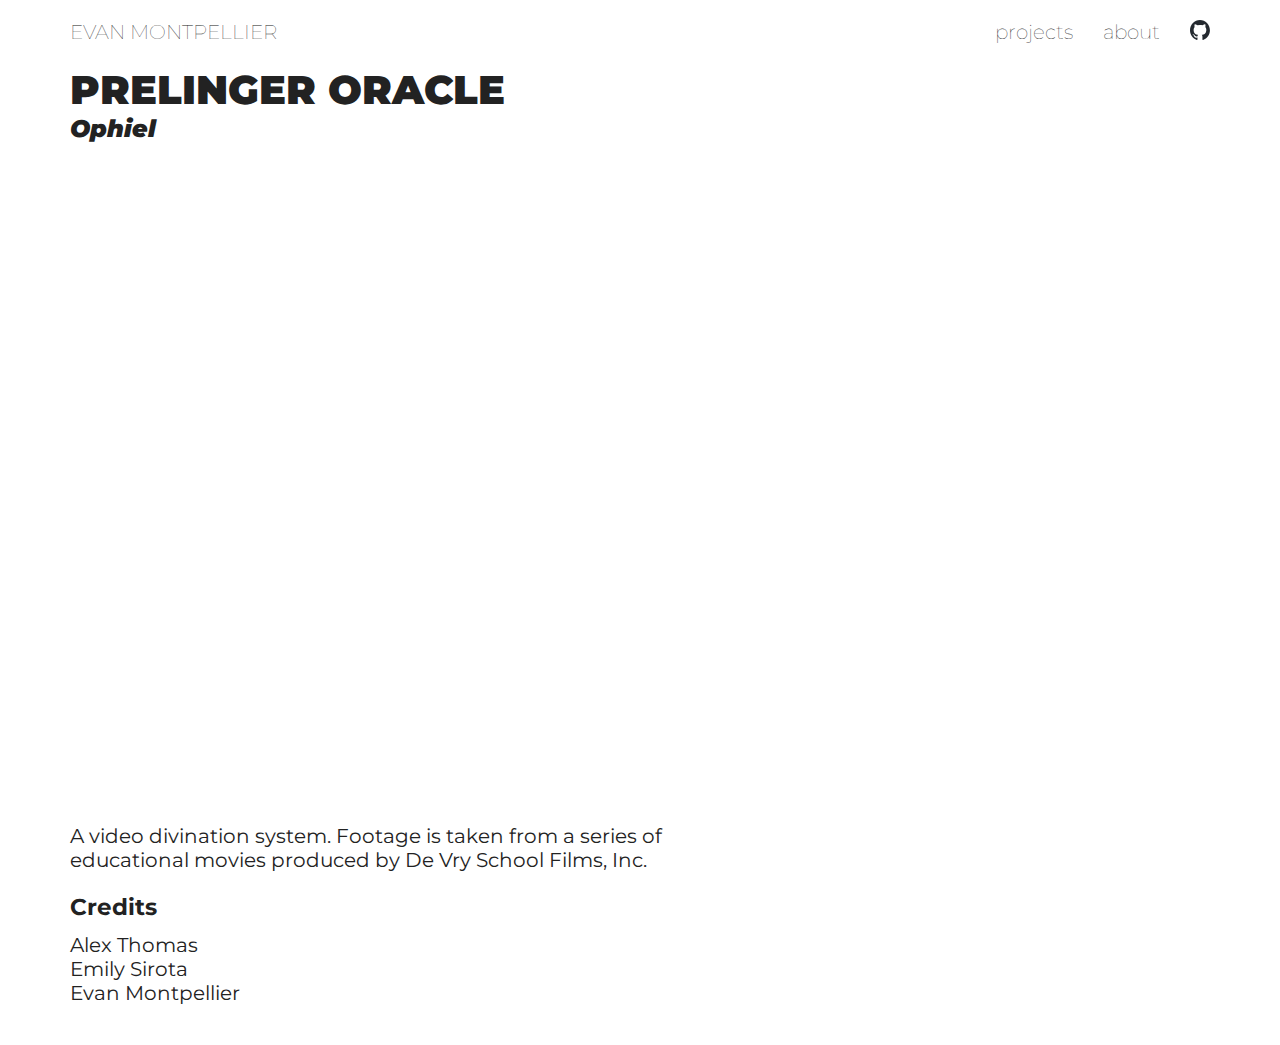
<file: prelingeroracle.html>
<!DOCTYPE html>
<html>
<head>
	<title>Evan Montpellier | Prelinger Oracle</title>
	<link href="https://fonts.googleapis.com/css?family=Montserrat:300&amp;display=swap" rel="stylesheet">
	<link rel="stylesheet" type="text/css" href="./css/sass.css">
    <link rel="stylesheet" href="css/simple-lightbox.css">
	<script src="js/simple-lightbox.js"></script>
	<meta charset="utf-8">
	<meta name="description" content="Prelinger Oracle is a video artwork by Ophiel. Evan Montpellier is a computer artist based in Tiohtià:ke / Mooniyang / Montréal.">
	<meta name="viewport" content="width=device-width, initial-scale=1.0">
</head>
<body>
	<header class="header">
		<h1 class="site-logo"><a href="./index.html">Evan Montpellier</a></h1>
		<nav>
			<ul class="menu">
				<li class="nav-item">
					<a href="./index.html">projects</a>
				</li>
				<li class="nav-item">
					<a href="./about.html" class="nav-link">about</a>
				</li>
				<li class="nav-item">
					<a href="https://github.com/evanmtp"><img src="./img/logos/github-mark.svg" class="github-logo"></a>
				</li>
			</ul>
		</nav>
	</header>
<main>
	<div class="container">
        <div class="project-section project-heading">
		    <h2 class="project-title">PRELINGER ORACLE</h2>
		    <div class="artist-name">Ophiel</div>
        </div>
        <div class="project-section project-main-video">
            <div class="video-resize video-aspect-16-9">
				<iframe src="https://player.vimeo.com/video/885033077" frameborder="0" allow="autoplay; fullscreen" allowfullscreen></iframe>
            </div>
        </div>
        <div class="project-section description">
            <p>A video divination system. Footage is taken from a series of educational movies produced by De Vry School Films, Inc.</p>
        </div>
		<div class="project-section credits">
			<h3>Credits</h3>
			<p>Alex Thomas</p>
			<p>Emily Sirota</p>
			<p>Evan Montpellier</p>	
		</div>
	</div>
</main>
<footer></footer>
</body>

</html>
</file>
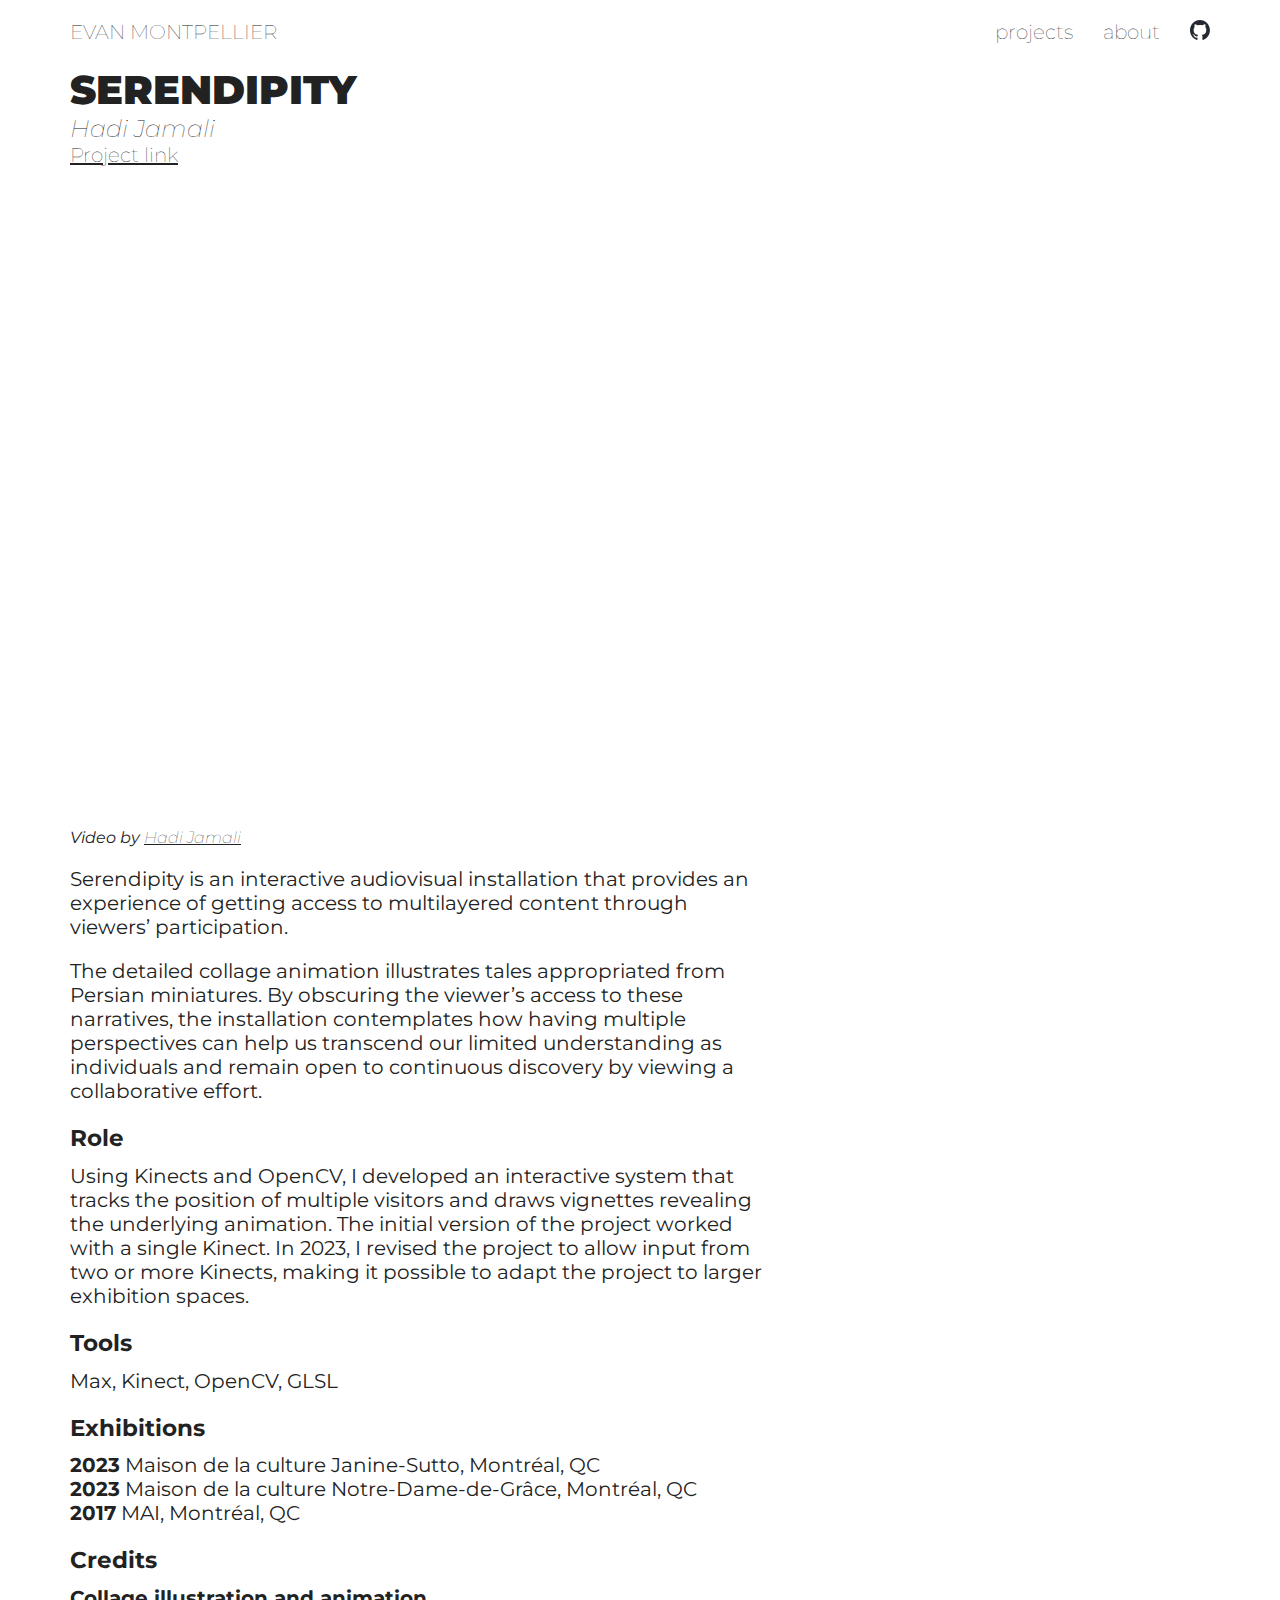
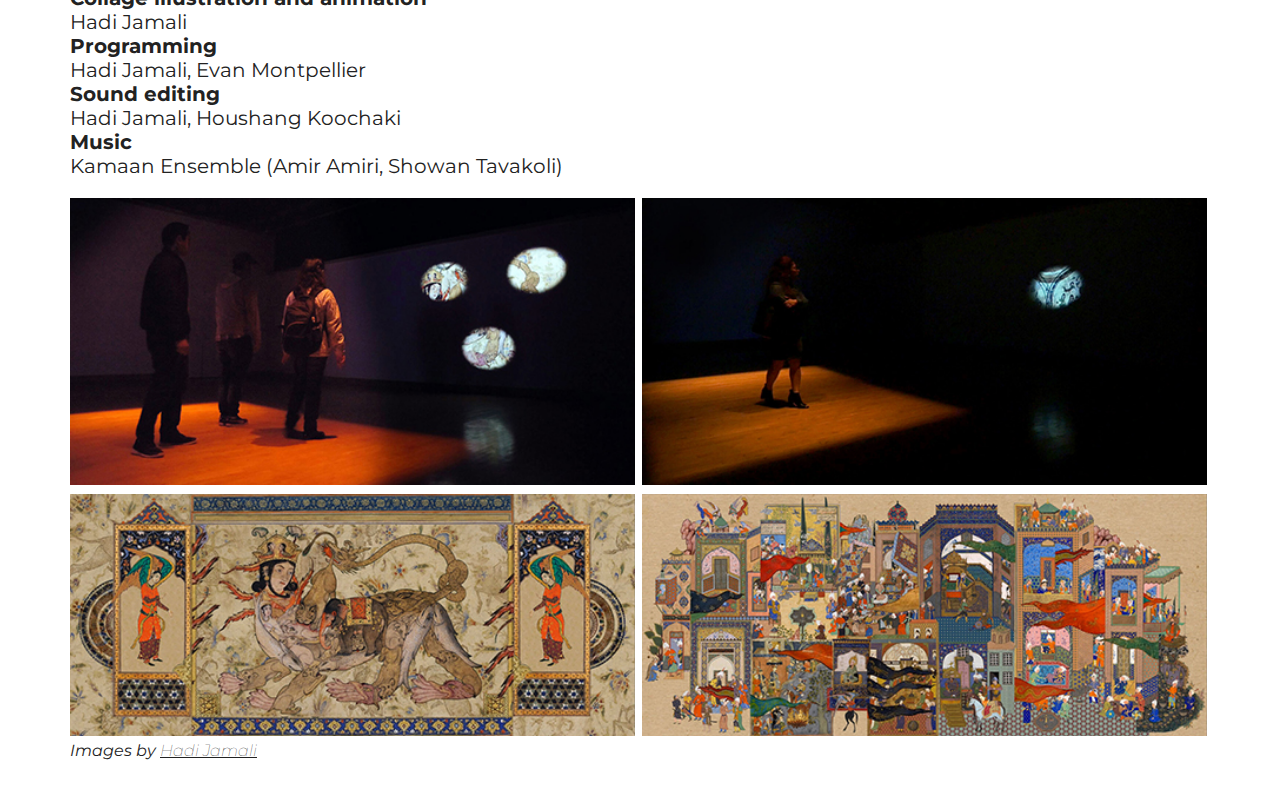
<file: serendipity.html>
<!DOCTYPE html>
<html>
<head>
	<title>Evan Montpellier | Serendipity</title>
	<link href="https://fonts.googleapis.com/css?family=Montserrat:300&amp;display=swap" rel="stylesheet">
	<link rel="stylesheet" type="text/css" href="./css/sass.css">
    <link rel="stylesheet" href="css/simple-lightbox.css">
	<script src="js/simple-lightbox.js"></script>
	<meta charset="utf-8">
	<meta name="description" content="Serendipity is an interactive video installation by Hadi Jamali. Evan Montpellier is a computer artist based in Tiohtià:ke / Mooniyang / Montréal.">
	<meta name="viewport" content="width=device-width, initial-scale=1.0">
</head>
<body>
	<header class="header">
		<h1 class="site-logo"><a href="./index.html">Evan Montpellier</a></h1>
		<nav>
			<ul class="menu">
				<li class="nav-item">
					<a href="./index.html">projects</a>
				</li>
				<li class="nav-item">
					<a href="./about.html" class="nav-link">about</a>
				</li>
				<li class="nav-item">
					<a href="https://github.com/evanmtp"><img src="./img/logos/github-mark.svg" class="github-logo"></a>
				</li>
			</ul>
		</nav>
	</header>
<main>
	<div class="container">
        <div class="project-section project-heading">
		    <h2 class="project-title">SERENDIPITY</h2>
		    <div class="artist-name"><a href="https://hadijamali.com/">Hadi Jamali</a></div>
            <div><a href="https://hadijamali.com/serendipity/">Project link</a></div>
        </div>
        <div class="info">
		</div>
        <div class="project-main-video project-section">
            <div class="video-resize video-aspect-16-9">
                <iframe src="https://player.vimeo.com/video/235347503?h=031fa56697" frameborder="0" allow="autoplay; fullscreen; picture-in-picture" allowfullscreen></iframe>
            </div>
			<div class="image-credit">Video by <a href="https://hadijamali.com">Hadi Jamali</a></div>
        </div>
        <div class="project-section description">
            <!-- <h3>Description</h3> -->
            <p>Serendipity is an interactive audiovisual installation that provides an experience of getting access to multilayered content through viewers’ participation.</p>

            <p>The detailed collage animation illustrates tales appropriated from Persian miniatures. By obscuring the viewer’s access to these narratives, the installation contemplates how having multiple perspectives can help us transcend our limited understanding as individuals and remain open to continuous discovery by viewing a collaborative effort.</p>
        </div>
        <div class="project-section role">
            <h3>Role</h3>
            <p>Using Kinects and OpenCV, I developed an interactive system that tracks the position of multiple visitors and draws vignettes revealing the underlying animation. The initial version of the project worked with a single Kinect. In 2023, I revised the project to allow input from two or more Kinects, making it possible to adapt the project to larger exhibition spaces.</p> 
        </div>

        <div class="project-section tools">
            <h3>Tools</h3>
            <p>Max, Kinect, OpenCV, GLSL</p> 
        </div>
        <div class="project-section exhibitions">
			<h3>Exhibitions</h3>
            <p><strong>2023</strong> Maison de la culture Janine-Sutto, Montréal, QC</p>
            <p><strong>2023</strong> Maison de la culture Notre-Dame-de-Grâce, Montréal, QC</p>
            <p><strong>2017</strong> MAI, Montréal, QC</p>
		</div>
		<div class="project-section credits">
			<h3>Credits</h3>
			<div><strong>Collage illustration and animation</strong></div>
            <div>Hadi Jamali</div>
			<div><strong>Programming</strong></div>
            <div>Hadi Jamali, Evan Montpellier</div>
			<div><strong>Sound editing</strong></div>
            <div>Hadi Jamali, Houshang Koochaki</div>
			<div><strong>Music</strong></div>
            <div>Kamaan Ensemble (Amir Amiri, Showan Tavakoli)</div>	
		</div>
        <div class="project-section media-gallery">
            <div class="gallery-2col">
                <a href="./img/serendipity/serendipity_01.jpg"><img src="./img/serendipity/thumbs/serendipity_01_thumb.jpg" alt="A photo of visitors in a gallery interacting with Serendipity." class="thumbnail"/></a>
                <a href="./img/serendipity/serendipity_02.jpg"><img src="./img/serendipity/thumbs/serendipity_02_thumb.jpg" alt="A photo of visitors in a gallery interacting with Serendipity." class="thumbnail" /></a>
                <a href="./img/serendipity/serendipity_03.jpg"><img src="./img/serendipity/thumbs/serendipity_03_thumb.jpg" alt="A screenshot from Serendipity." class="thumbnail"/></a>
                <a href="./img/serendipity/serendipity_04.jpg"><img src="./img/serendipity/thumbs/serendipity_04_thumb.jpg" alt="A screenshot from Serendipity." class="thumbnail"/></a>
            </div>
            <script>
                new SimpleLightbox('.gallery-2col a', { scrollZoom: false, disableScroll: true, showCounter: false });
            </script>
            <div class="image-credit">Images by <a href="https://hadijamali.com">Hadi Jamali</a></div>
        </div>
	</div>
</main>
<footer></footer>
</body>

</html>
</file>
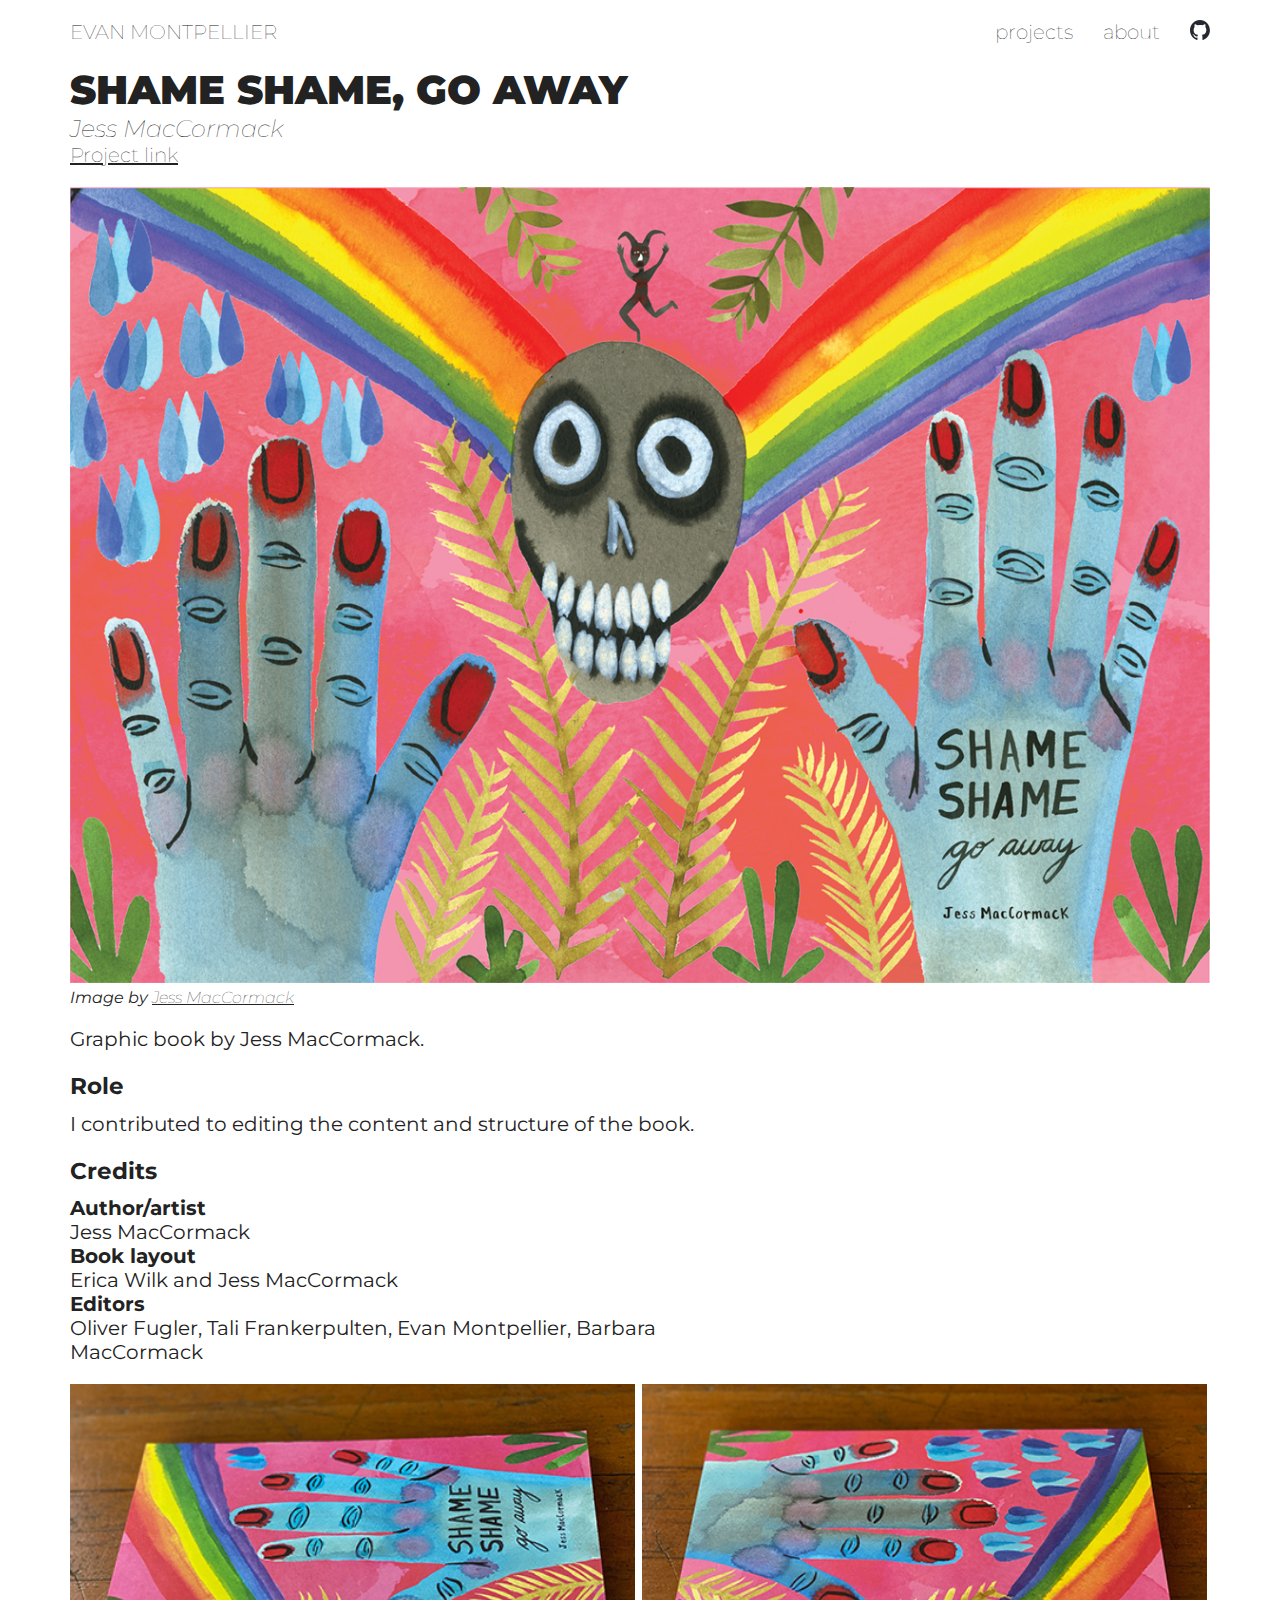
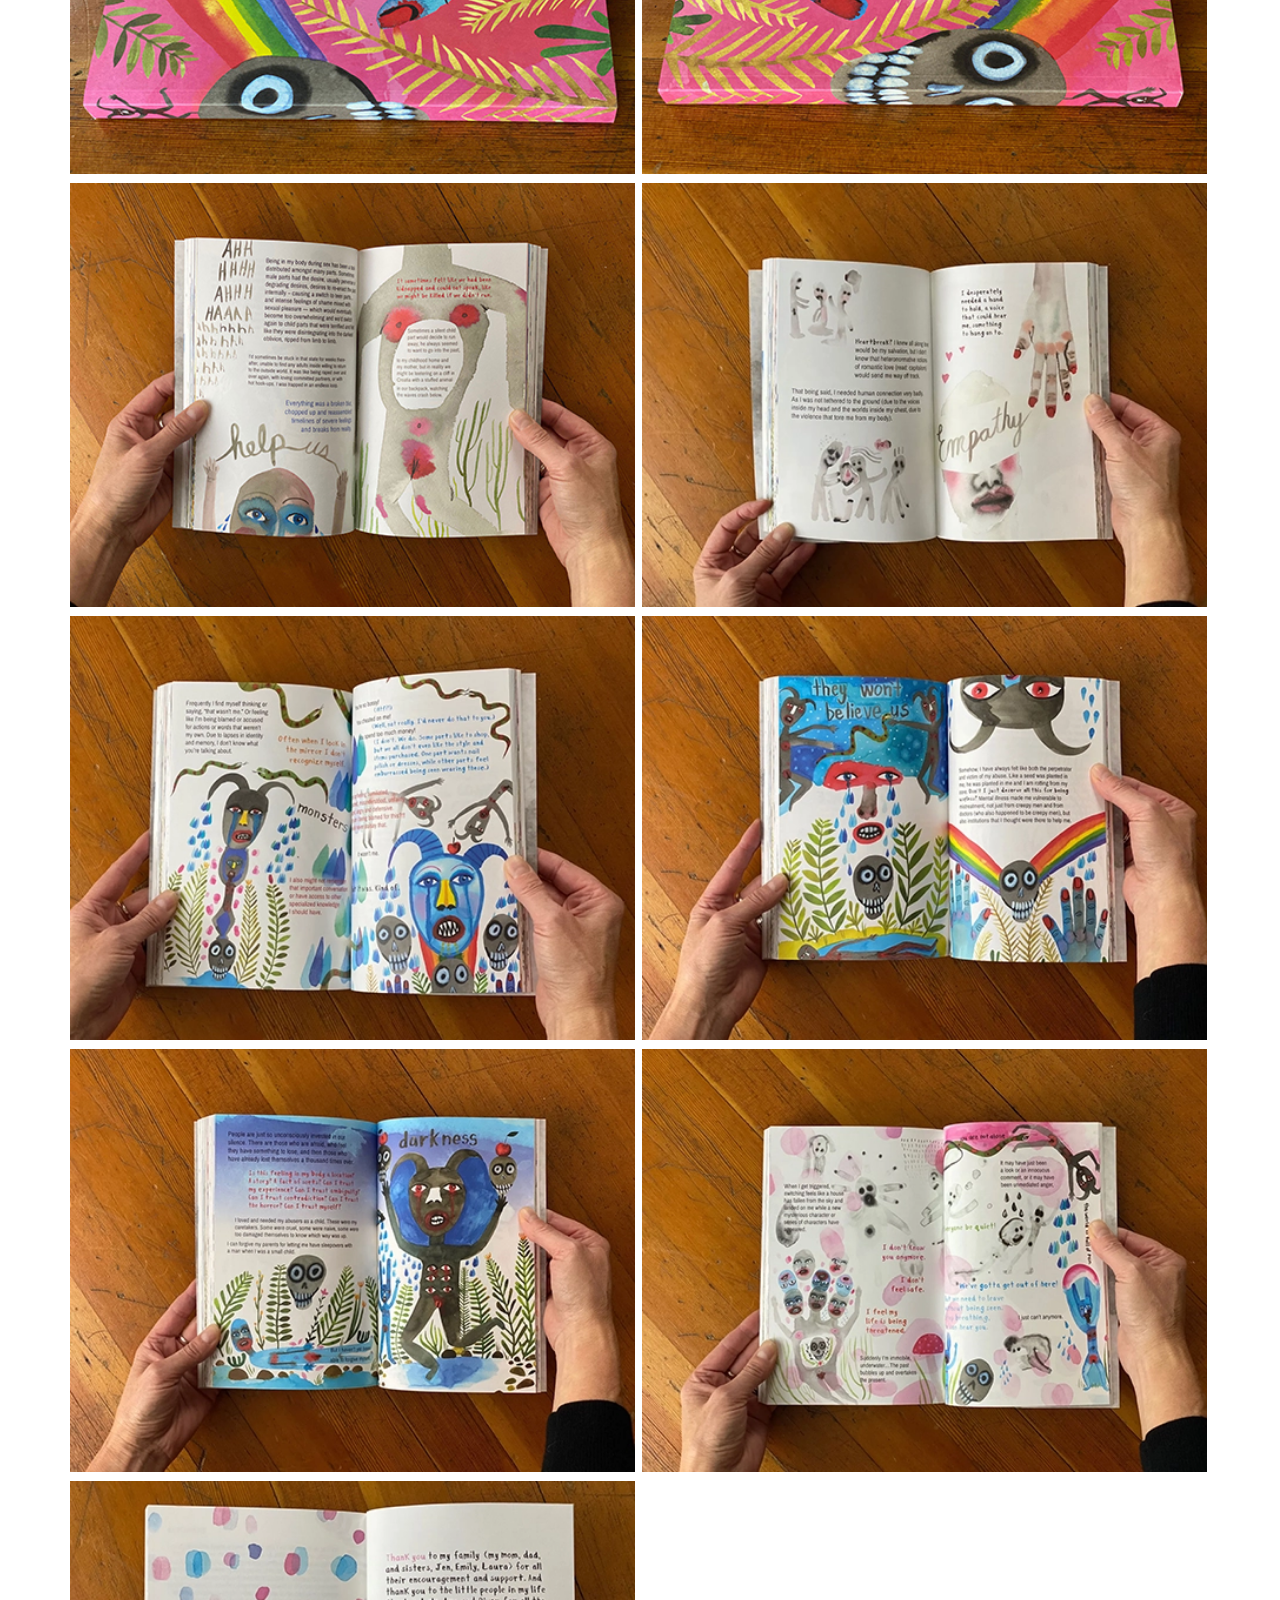
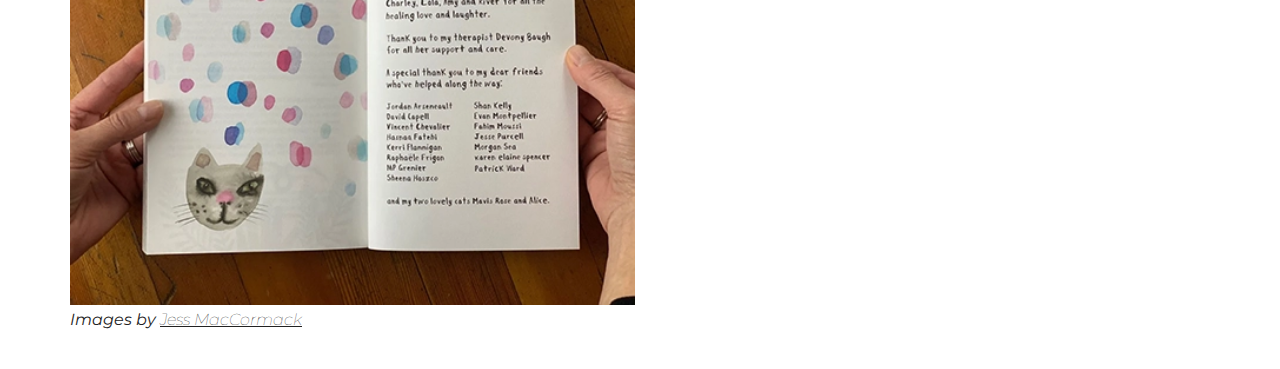
<file: shame.html>
<!DOCTYPE html>
<html>
<head>
	<title>Evan Montpellier | SHAME SHAME, Go Away</title>
	<link href="https://fonts.googleapis.com/css?family=Montserrat:300&amp;display=swap" rel="stylesheet">
	<link rel="stylesheet" type="text/css" href="./css/sass.css">
    <link rel="stylesheet" href="css/simple-lightbox.css">
	<script src="js/simple-lightbox.js"></script>
	<meta charset="utf-8">
	<meta name="description" content="SHAME SHAME, Go Away is a graphic book by Jess MacCormack. Evan Montpellier is a computer artist based in Tiohtià:ke / Mooniyang / Montréal.">
	<meta name="viewport" content="width=device-width, initial-scale=1.0">
</head>
<body>
	<header class="header">
		<h1 class="site-logo"><a href="./index.html">Evan Montpellier</a></h1>
		<nav>
			<ul class="menu">
				<li class="nav-item">
					<a href="./index.html">projects</a>
				</li>
				<li class="nav-item">
					<a href="./about.html" class="nav-link">about</a>
				</li>
				<li class="nav-item">
					<a href="https://github.com/evanmtp"><img src="./img/logos/github-mark.svg" class="github-logo"></a>
				</li>
			</ul>
		</nav>
	</header>
<main>
	<div class="container">
        <div class="project-section project-heading">
		    <h2 class="project-title">SHAME SHAME, Go Away</h2>
		    <div class="artist-name"><a href="https://jessmaccormack.com/">Jess MacCormack</a></div>
            <div><a href="https://jessmaccormack.com/artwork/books/shame/">Project link</a></div>
        </div>
        <div class="project-section">
			<img src="./img/shameshame/shameshame_cover.jpg" class="project-main-image">
			<div class="image-credit">Image by <a href="https://jessmaccormack.com/">Jess MacCormack</a></div>
		</div>
        <div class="project-section description">
            <p>Graphic book by Jess MacCormack.</p>
        </div>
        <div class="project-section role">
            <h3>Role</h3>
            <p>I contributed to editing the content and structure of the book.</p> 
        </div>
		<div class="project-section credits">
			<h3>Credits</h3>
			<div><strong>Author/artist</strong></div>
			<div>Jess MacCormack</div>
			<div><strong>Book layout</strong></div>
			<div>Erica Wilk and Jess MacCormack</div>
			<div><strong>Editors</strong></div>
			<div>Oliver Fugler, Tali Frankerpulten, Evan Montpellier, Barbara MacCormack</div>
		</div>
        <div class="project-section media-gallery">
            <div class="gallery-2col">
				<a href="./img/shameshame/shameshame_01.jpg"><img src="./img/shameshame/thumbs/shameshame_01_thumb.jpg" alt="The front cover of the book SHAME SHAME, go away." class="thumbnail"/></a>
				<a href="./img/shameshame/shameshame_02.jpg"><img src="./img/shameshame/thumbs/shameshame_02_thumb.jpg" alt="The back cover of the book SHAME SHAME, go away." class="thumbnail"/></a>
				<a href="./img/shameshame/shameshame_03.jpg"><img src="./img/shameshame/thumbs/shameshame_03_thumb.jpg" alt="Two pages from the book SHAME SHAME, go away." class="thumbnail"/></a>
				<a href="./img/shameshame/shameshame_04.webp"><img src="./img/shameshame/thumbs/shameshame_04_thumb.webp" alt="Two pages from the book SHAME SHAME, go away." class="thumbnail"/></a>
				<a href="./img/shameshame/shameshame_05.webp"><img src="./img/shameshame/thumbs/shameshame_05_thumb.webp" alt="Two pages from the book SHAME SHAME, go away." class="thumbnail"/></a>
				<a href="./img/shameshame/shameshame_06.webp"><img src="./img/shameshame/thumbs/shameshame_06_thumb.webp" alt="Two pages from the book SHAME SHAME, go away." class="thumbnail"/></a>
				<a href="./img/shameshame/shameshame_07.webp"><img src="./img/shameshame/thumbs/shameshame_07_thumb.webp" alt="Two pages from the book SHAME SHAME, go away." class="thumbnail"/></a>
				<a href="./img/shameshame/shameshame_08.webp"><img src="./img/shameshame/thumbs/shameshame_08_thumb.webp" alt="Two pages from the book SHAME SHAME, go away." class="thumbnail"/></a>
				<a href="./img/shameshame/shameshame_09.webp"><img src="./img/shameshame/thumbs/shameshame_09_thumb.webp" alt="Two pages from the book SHAME SHAME, go away." class="thumbnail"/></a>
			</div>
            <script>
                new SimpleLightbox('.gallery-2col a', { scrollZoom: false, disableScroll: true, showCounter: false });
            </script>
			<div class="image-credit">Images by <a href="https://jessmaccormack.com/">Jess MacCormack</a></div>

        </div>
	</div>
</main>
<footer></footer>
</body>
</html>
</file>
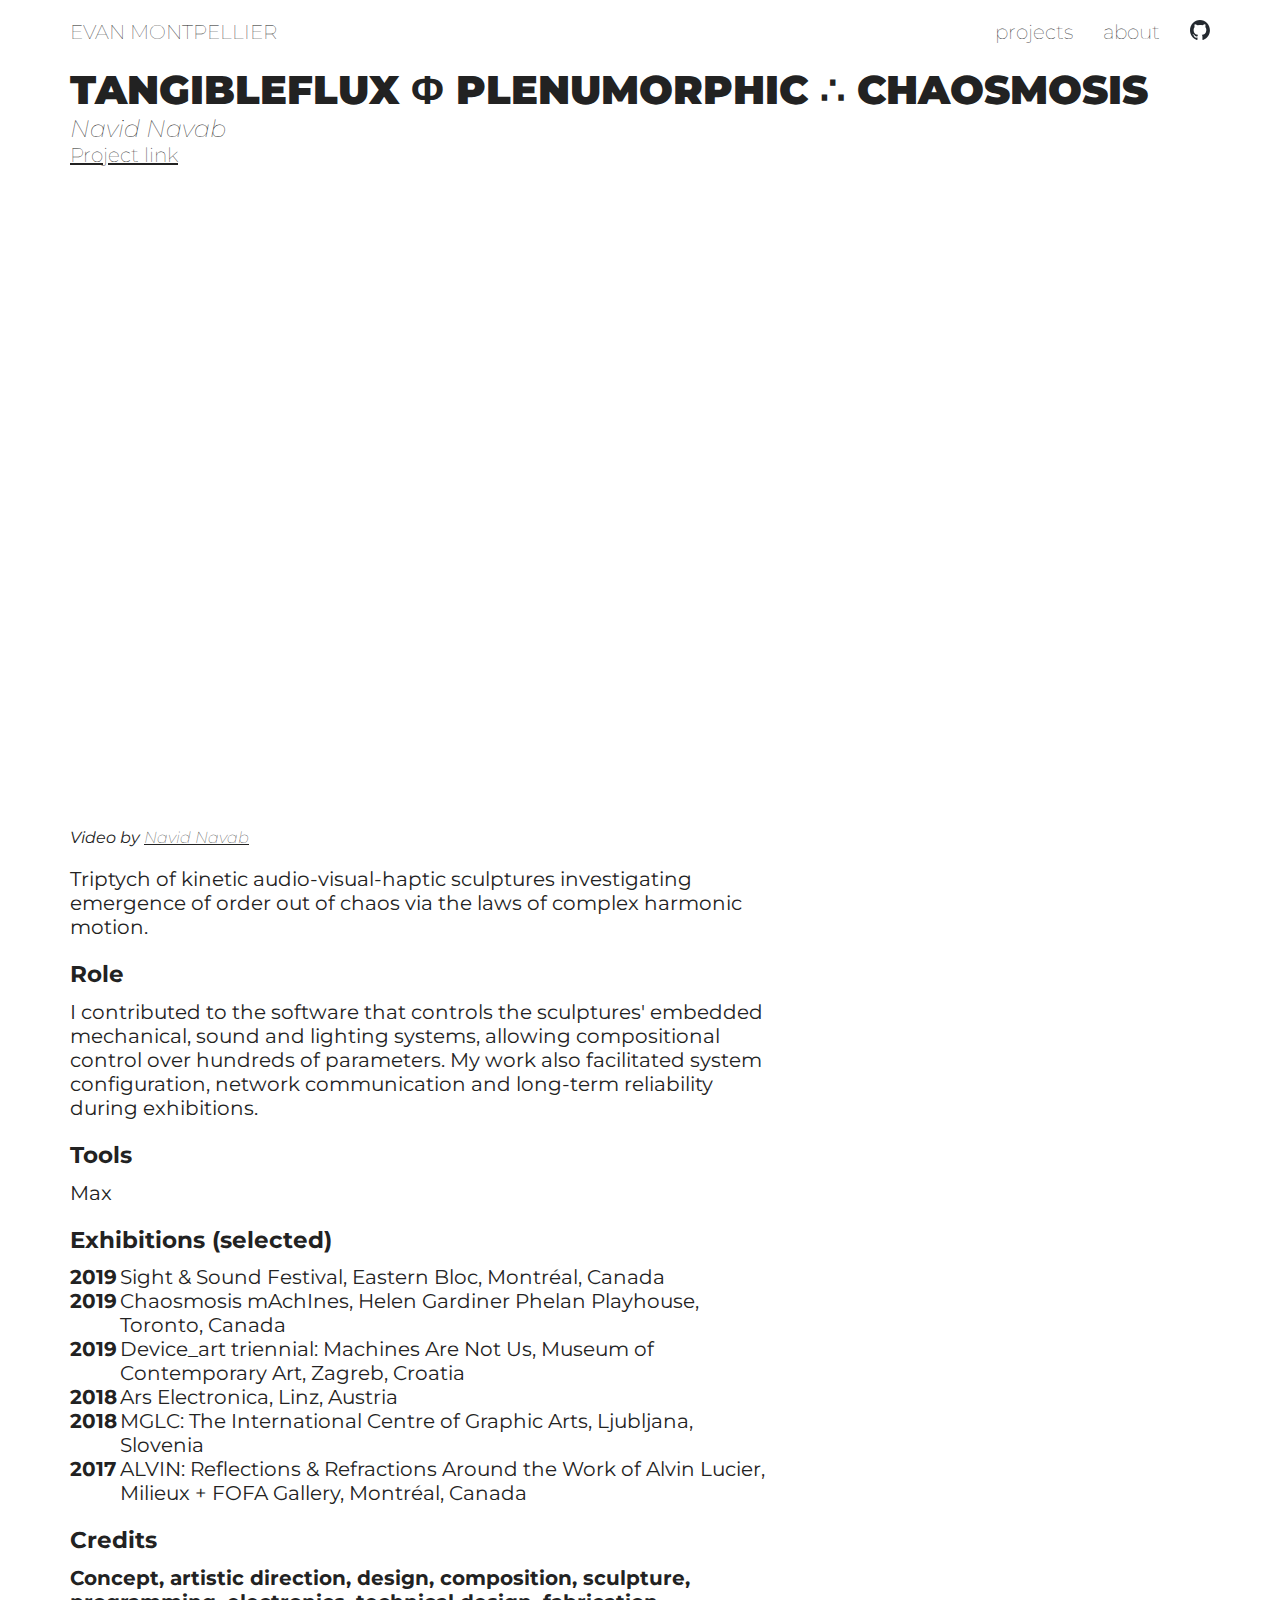
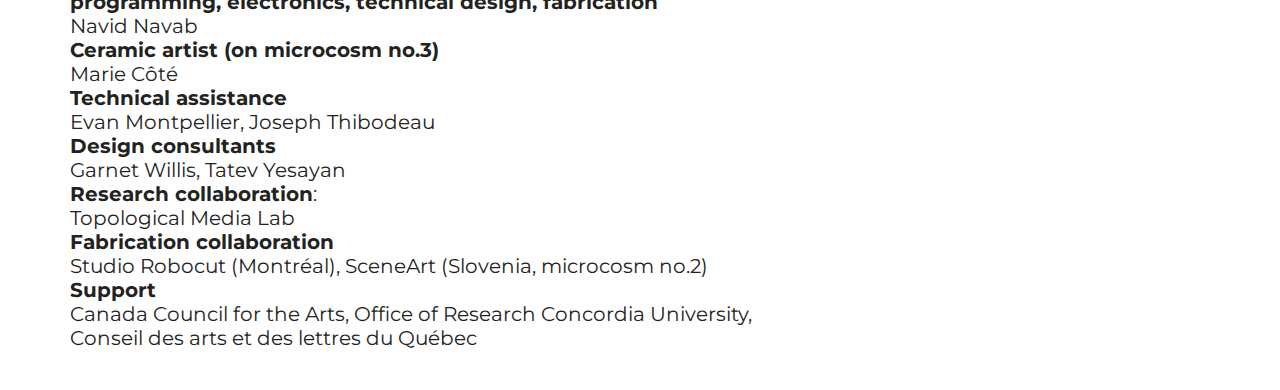
<file: tangibleflux.html>
<!DOCTYPE html>
<html>
<head>
	<title>Evan Montpellier | tangibleFlux</title>
	<link href="https://fonts.googleapis.com/css?family=Montserrat:300&amp;display=swap" rel="stylesheet">
	<link rel="stylesheet" type="text/css" href="./css/sass.css">
    <link rel="stylesheet" href="css/simple-lightbox.css">
	<script src="js/simple-lightbox.js"></script>
	<meta charset="utf-8">
	<meta name="description" content="tangibleFlux φ plenumorphic ∴ chaosmosis is a series of sculptures by Navid Navab. Evan Montpellier is a computer artist based in Tiohtià:ke / Mooniyang / Montréal.">
	<meta name="viewport" content="width=device-width, initial-scale=1.0">
</head>
<body>
	<header class="header">
		<h1 class="site-logo"><a href="./index.html">Evan Montpellier</a></h1>
		<nav>
			<ul class="menu">
				<li class="nav-item">
					<a href="./index.html">projects</a>
				</li>
				<li class="nav-item">
					<a href="./about.html" class="nav-link">about</a>
				</li>
				<li class="nav-item">
					<a href="https://github.com/evanmtp"><img src="./img/logos/github-mark.svg" class="github-logo"></a>
				</li>
			</ul>
		</nav>
	</header>
<main>
	<div class="container">
        <div class="project-section project-heading">
		    <h2 class="project-title">TANGIBLEFLUX φ PLENUMORPHIC ∴ CHAOSMOSIS</h2>
		    <div class="artist-name"><a href="https://www.navidnavab.com/">Navid Navab</a></div>
            <div><a href="https://www.navidnavab.com/tangibleflux">Project link</a></div>
        </div>
        <div class="project-section project-main-video">
            <div class="video-resize video-aspect-16-9">
                <iframe src="https://player.vimeo.com/video/293462783" frameborder="0" allow="autoplay; fullscreen; picture-in-picture" allowfullscreen></iframe>
            </div>
			<div class="image-credit">Video by <a href="https://navidnavab.com/">Navid Navab</a></div>

        </div>
        <div class="project-section description">
            <p>Triptych of kinetic audio-visual-haptic sculptures investigating emergence of order out of chaos via the laws of complex harmonic motion.</p>
        </div>
        <div class="project-section role">
            <h3>Role</h3>
			<p>I contributed to the software that controls the sculptures' embedded mechanical, sound and lighting systems, allowing compositional control over hundreds of parameters. My work also facilitated system configuration, network communication and long-term reliability during exhibitions.</p>
		</div>

        <div class="project-section tools">
            <h3>Tools</h3>
            <p>Max</p> 
        </div>
        <div class="project-section exhibitions">
			<h3>Exhibitions (selected)</h3>
			<div class="exhibition-grid">
				<div><strong>2019</strong></div>
				<div>Sight & Sound Festival, Eastern Bloc, Montréal, Canada</div>
				<div><strong>2019</strong></div>
				<div>Chaosmosis mAchInes, Helen Gardiner Phelan Playhouse, Toronto, Canada</div>
				<div><strong>2019</strong></div>
				<div>Device_art triennial: Machines Are Not Us, Museum of Contemporary Art, Zagreb, Croatia</div>
				<div><strong>2018</strong></div>
				<div>Ars Electronica, Linz, Austria</div>
				<div><strong>2018</strong></div>
				<div>MGLC: The International Centre of Graphic Arts, Ljubljana, Slovenia</div>
				<div><strong>2017</strong></div>
				<div>ALVIN: Reflections & Refractions Around the Work of Alvin Lucier, Milieux + FOFA Gallery, Montréal, Canada</div>
			</div>
		</div>
		<div class="project-section credits">
			<h3>Credits</h3>
			<div><strong>Concept, artistic direction, design, composition, sculpture, programming, electronics, technical design, fabrication</strong></div>
			<div>Navid Navab</div>
			<div><strong>Ceramic artist (on microcosm no.3)</strong></div>
			<div>Marie Côté</div>
			<div><strong>Technical assistance</strong></div>
			<div>Evan Montpellier, Joseph Thibodeau</div>
			<div><strong>Design consultants</strong></div>
			<div>Garnet Willis, Tatev Yesayan</div>
			<div><strong>Research collaboration</strong>:</div>
			<div>Topological Media Lab</div>
			<div><strong>Fabrication collaboration</strong></div>
			<div>Studio Robocut (Montréal), SceneArt (Slovenia, microcosm no.2)</div>
			<div><strong>Support</strong></div>
			<div>Canada Council for the Arts, Office of Research Concordia University, Conseil des arts et des lettres du Québec</div>
		</div>
	</div>
</main>
<footer></footer>
</body>

</html>
</file>
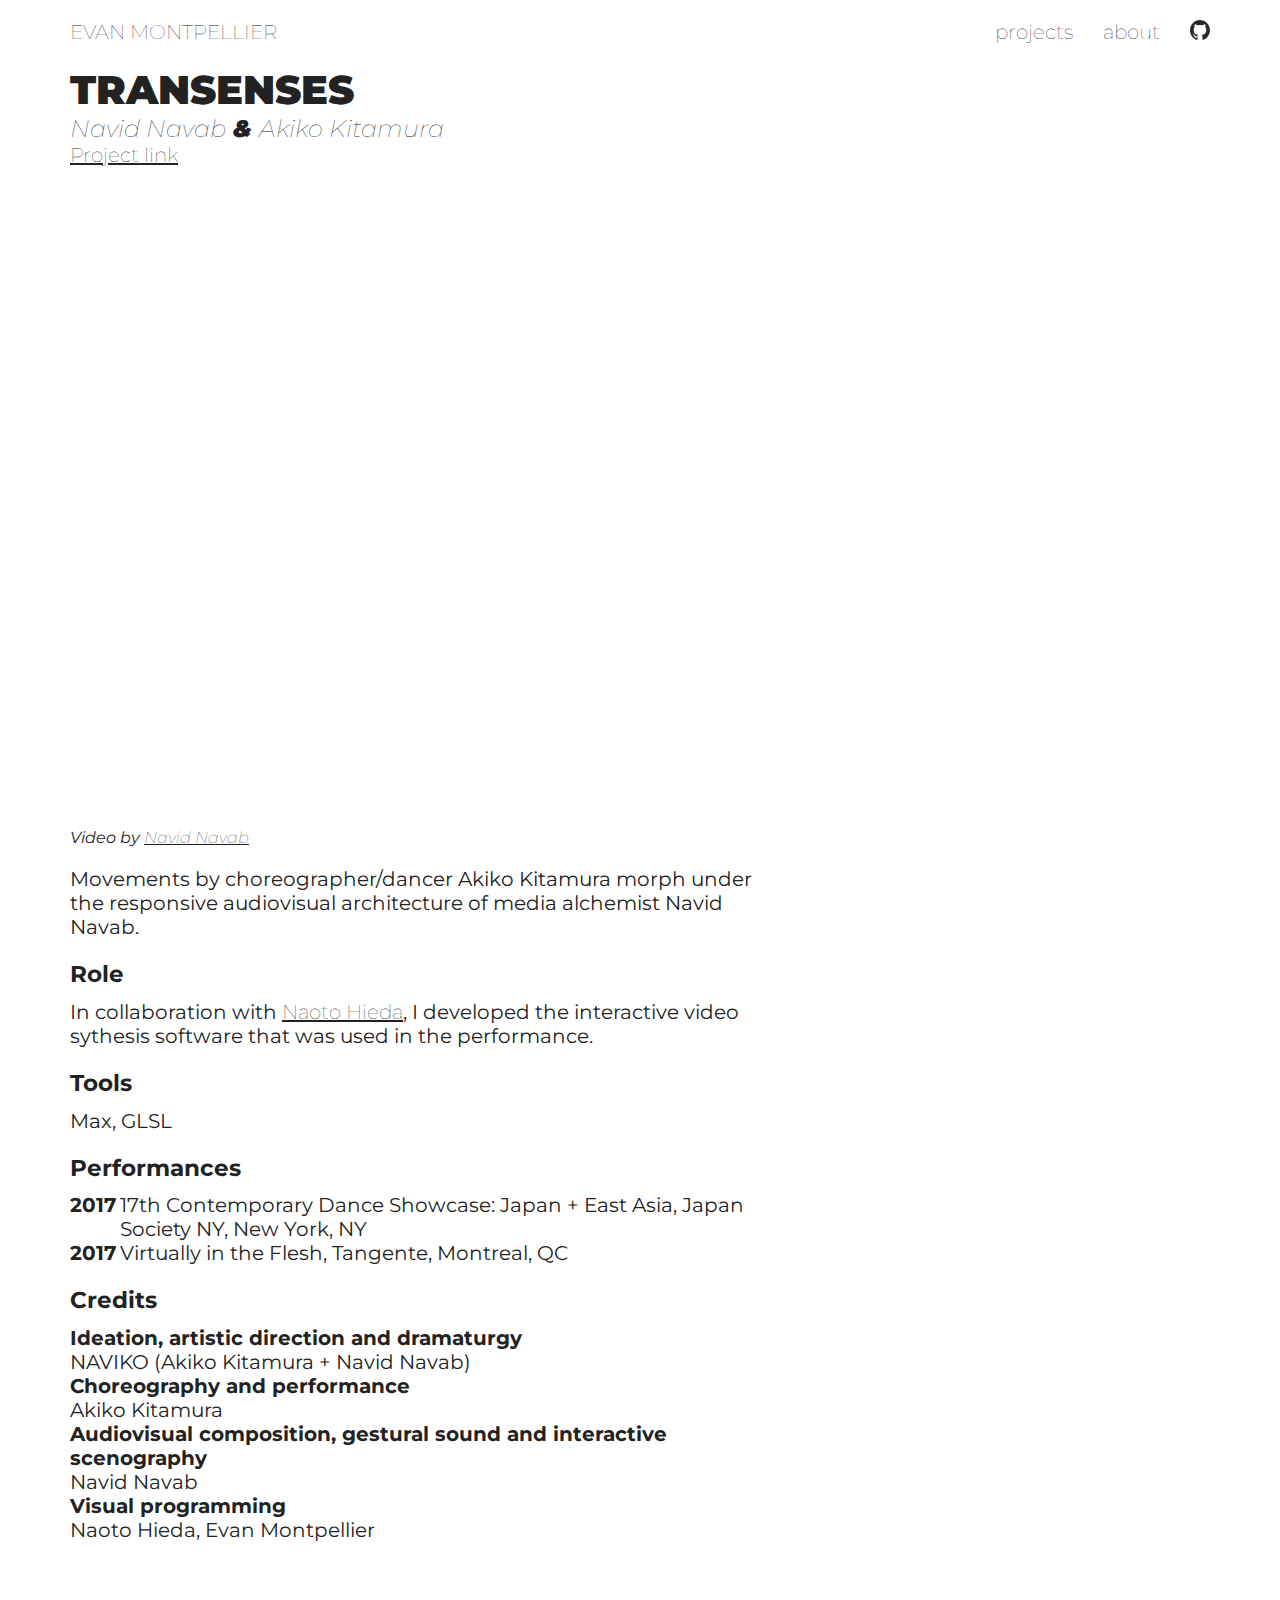
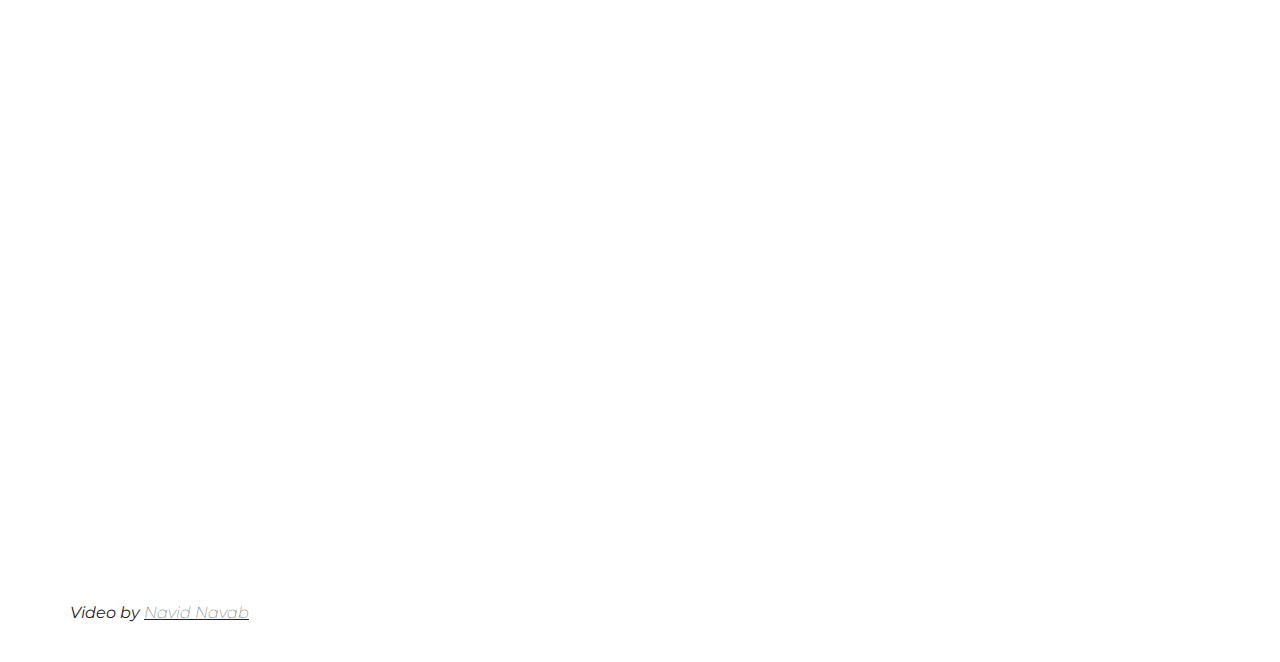
<file: transenses.html>
<!DOCTYPE html>
<html>
<head>
	<title>Evan Montpellier | TranSenses</title>
	<link href="https://fonts.googleapis.com/css?family=Montserrat:300&amp;display=swap" rel="stylesheet">
	<link rel="stylesheet" type="text/css" href="./css/sass.css">
    <link rel="stylesheet" href="css/simple-lightbox.css">
	<script src="js/simple-lightbox.js"></script>
	<meta charset="utf-8">
	<meta name="description" content="TranSenses is a performance by Navid Navab and Akiko Kitamura. Evan Montpellier is a computer artist based in Tiohtià:ke / Mooniyang / Montréal.">
	<meta name="viewport" content="width=device-width, initial-scale=1.0">
</head>
<body>
	<header class="header">
		<h1 class="site-logo"><a href="./index.html">Evan Montpellier</a></h1>
		<nav>
			<ul class="menu">
				<li class="nav-item">
					<a href="./index.html">projects</a>
				</li>
				<li class="nav-item">
					<a href="./about.html" class="nav-link">about</a>
				</li>
				<li class="nav-item">
					<a href="https://github.com/evanmtp"><img src="./img/logos/github-mark.svg" class="github-logo"></a>
				</li>
			</ul>
		</nav>
	</header>
<main>
	<div class="container">
        <div class="project-section project-heading">
		    <h2 class="project-title">TRANSENSES</h2>
		    <div class="artist-name"><a href="https://navidnavab.com/">Navid Navab</a> & <a href="https://www.akikokitamura.com/">Akiko Kitamura</a></div>
            <div><a href="https://www.navidnavab.com/transenses">Project link</a></div>
        </div>
        <div class="project-section project-main-video">
            <div class="video-resize video-aspect-16-9">
                <iframe src="https://player.vimeo.com/video/238534871" frameborder="0" allow="autoplay; fullscreen; picture-in-picture" allowfullscreen></iframe>
            </div>
            <div class="image-credit">Video by <a href="https://navidnavab.com/">Navid Navab</a></div>
        </div>
        <div class="project-section description">
            <p>Movements by choreographer/dancer Akiko Kitamura morph under the responsive audiovisual architecture of media alchemist Navid Navab.</p>
        </div>
        <div class="project-section role">
            <h3>Role</h3>
            <p>In collaboration with <a href="https://naotohieda.com/">Naoto Hieda</a>, I developed the interactive video sythesis software that was used in the performance.</p> 
        </div>

        <div class="project-section tools">
            <h3>Tools</h3>
            <p>Max, GLSL</p> 
        </div>
        <div class="project-section exhibitions">
			<h3>Performances</h3>
            <div class="exhibition-grid">
                <div><strong>2017</strong></div>
                <div>17th Contemporary Dance Showcase: Japan + East Asia, Japan Society NY, New York, NY</div>
			    <div><strong>2017</strong></div>
                <div>Virtually in the Flesh, Tangente, Montreal, QC</div>
            </div>
		</div>
        <div class="project-section credits">
			<h3>Credits</h3>
            <div><strong>Ideation, artistic direction and dramaturgy</strong></div>
            <div>NAVIKO (Akiko Kitamura + Navid Navab)</div>
            <div><strong>Choreography and performance</strong></div>
            <div>Akiko Kitamura</div>
            <div><strong>Audiovisual composition, gestural sound and interactive scenography</strong></div>
            <div>Navid Navab</div>
            <div><strong>Visual programming</strong></div>
            <div>Naoto Hieda, Evan Montpellier</p></div>
		</div>
		<div class="project-section video_container">
            <div class="video-resize video-aspect-16-9">
                <iframe src="https://player.vimeo.com/video/212877466" frameborder="0" allow="autoplay; fullscreen; picture-in-picture" allowfullscreen></iframe>
            </div>
            <div class="image-credit">Video by <a href="https://navidnavab.com/">Navid Navab</a></div>
        </div>
	</div>
</main>
<footer></footer>
</body>

</html>
</file>
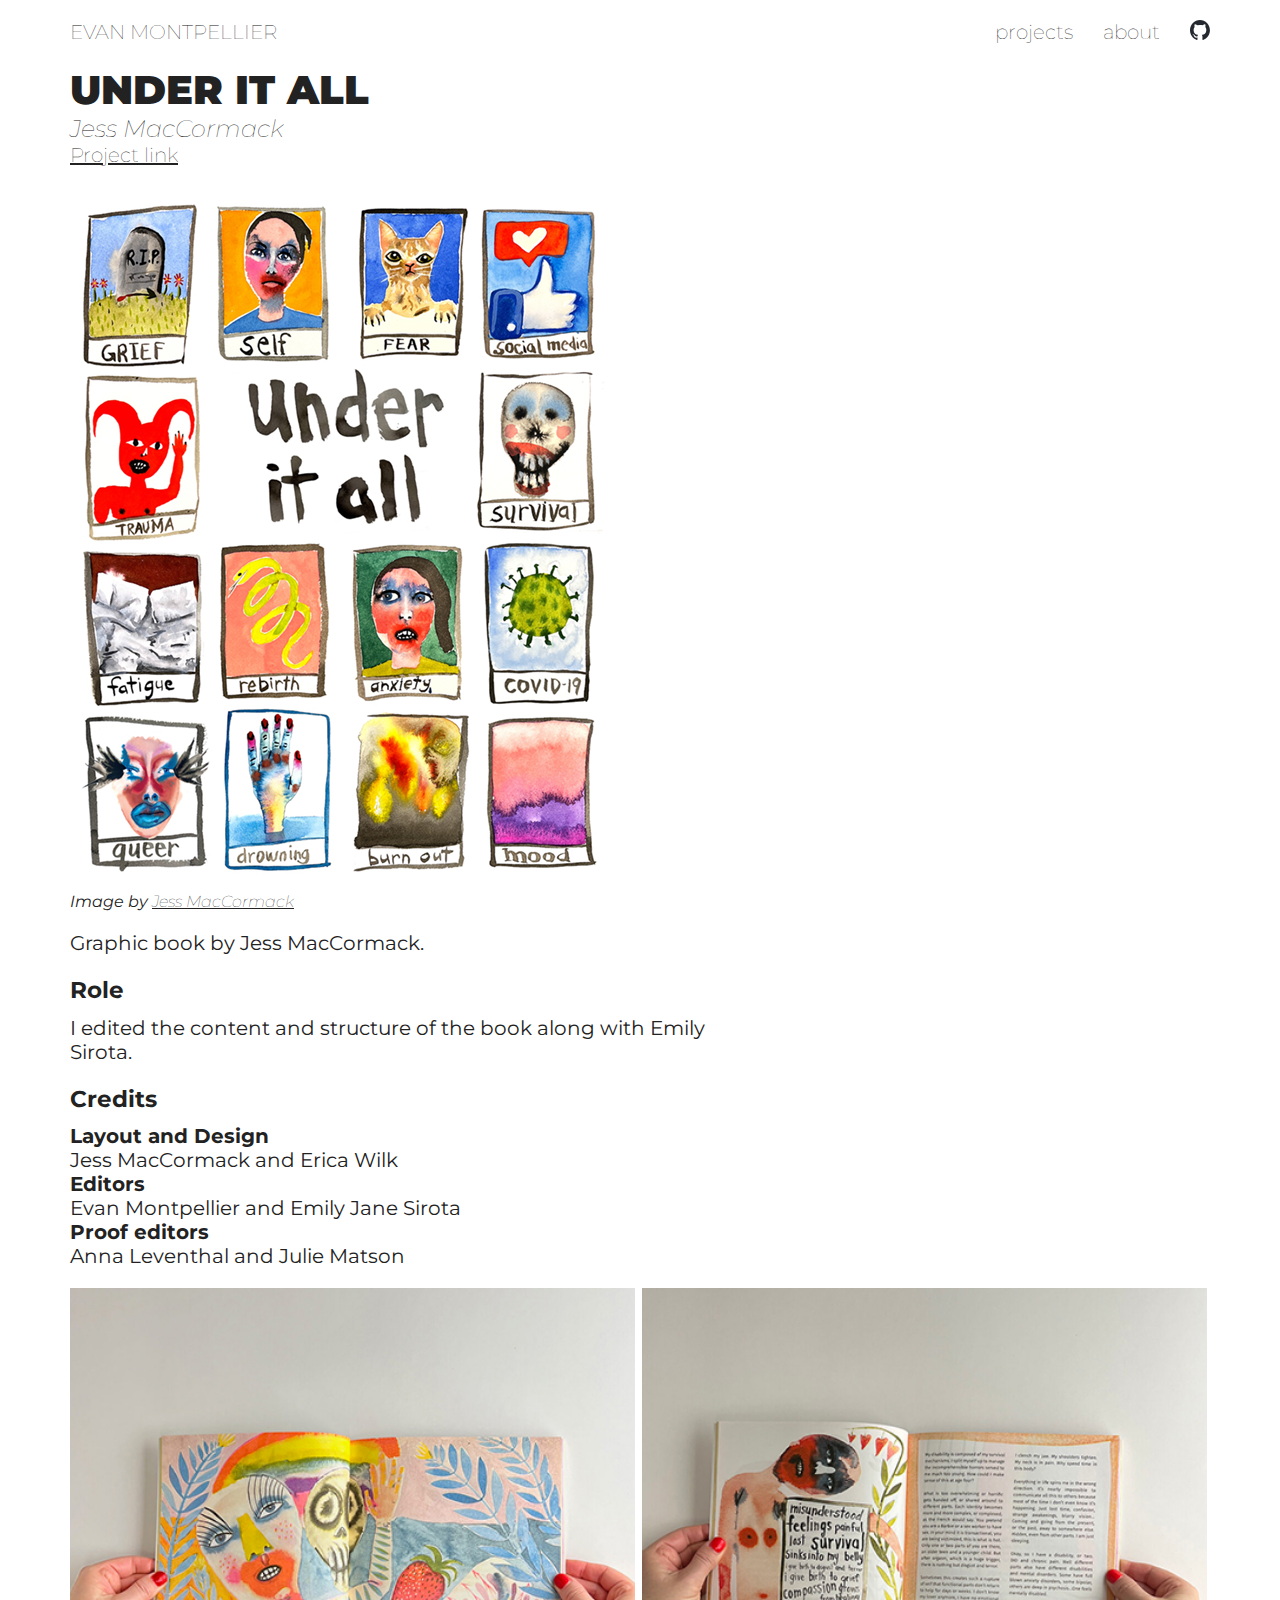
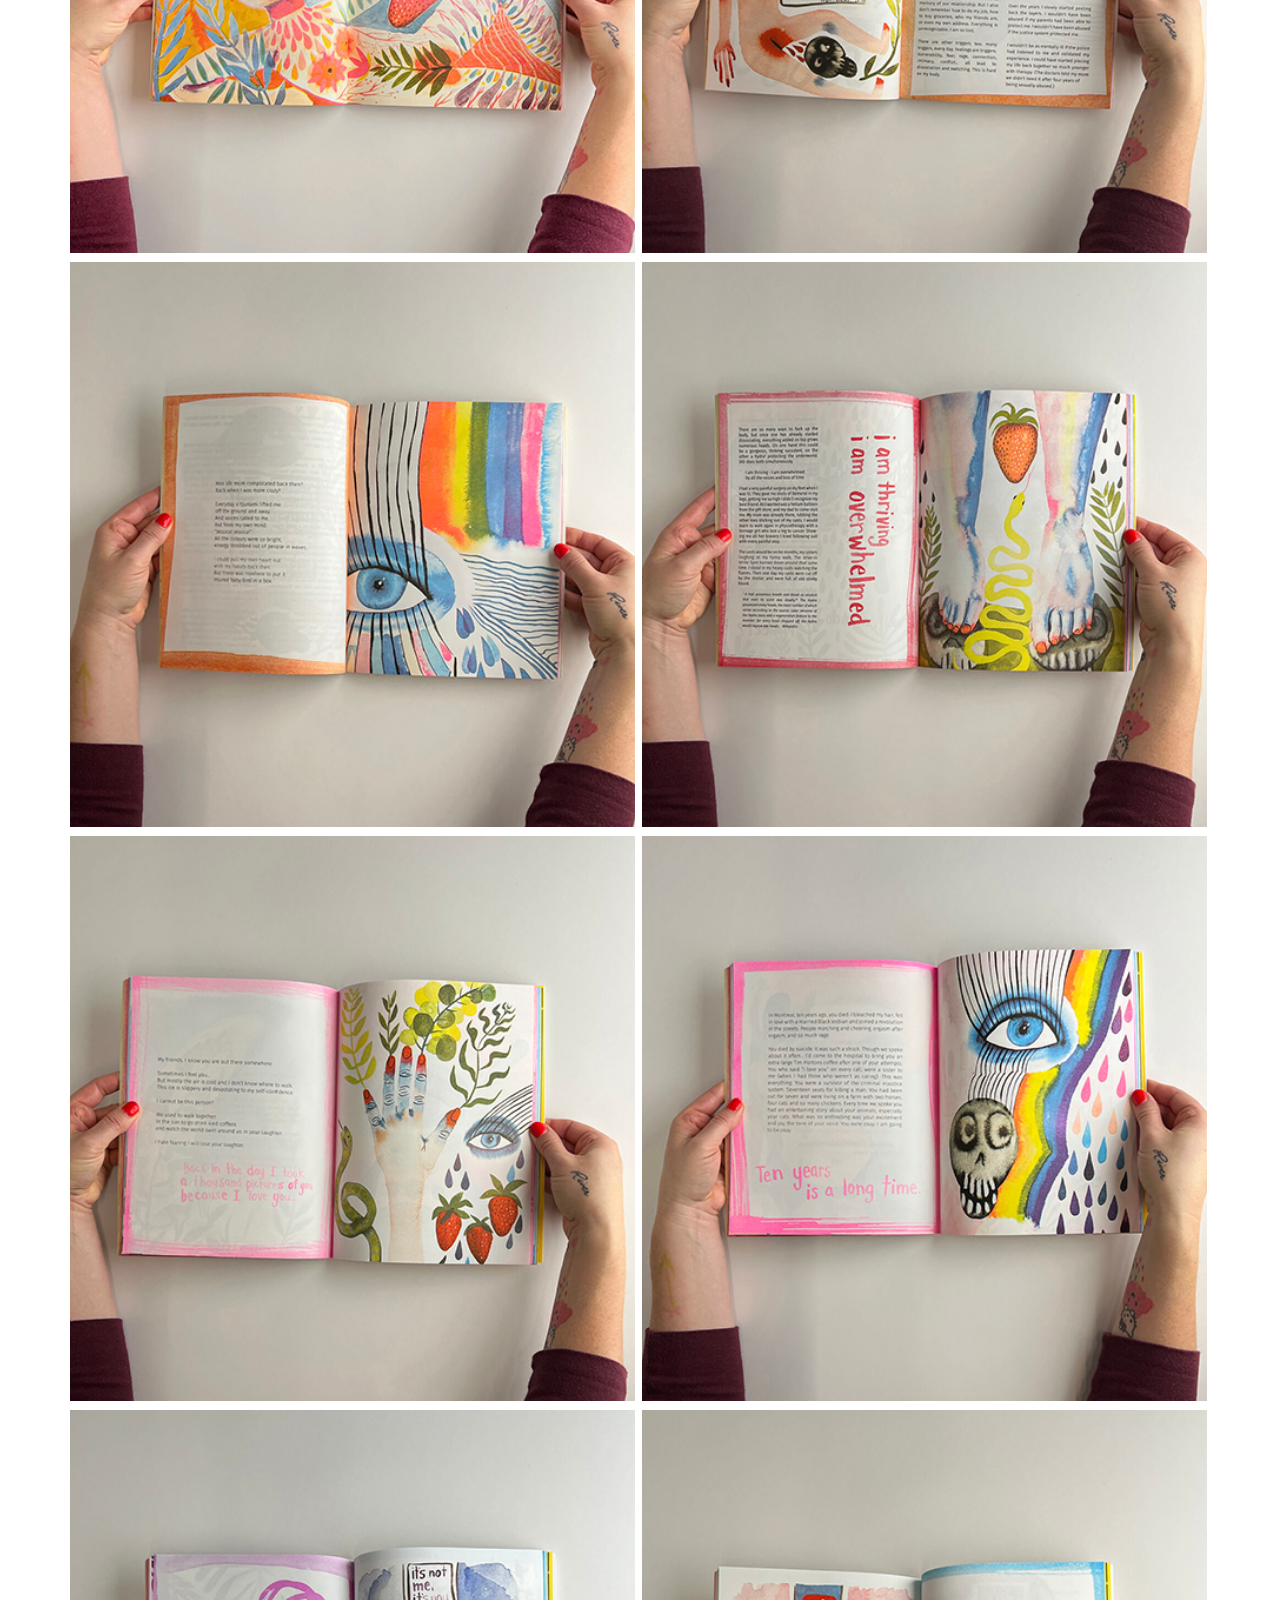
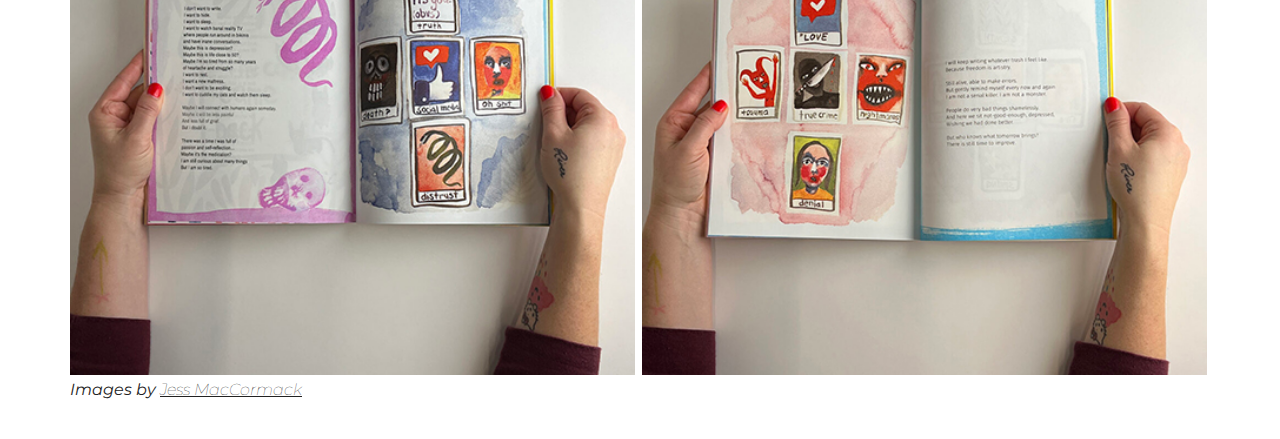
<file: underitall.html>
<!DOCTYPE html>
<html>
<head>
	<title>Evan Montpellier | Under It All</title>
	<link href="https://fonts.googleapis.com/css?family=Montserrat:300&amp;display=swap" rel="stylesheet">
	<link rel="stylesheet" type="text/css" href="./css/sass.css">
    <link rel="stylesheet" href="css/simple-lightbox.css">
	<script src="js/simple-lightbox.js"></script>
	<meta charset="utf-8">
	<meta name="description" content="Under It All is a graphic book by Jess MacCormack. Evan Montpellier is a computer artist based in Tiohtià:ke / Mooniyang / Montréal.">
	<meta name="viewport" content="width=device-width, initial-scale=1.0">
</head>
<body>
	<header class="header">
		<h1 class="site-logo"><a href="./index.html">Evan Montpellier</a></h1>
		<nav>
			<ul class="menu">
				<li class="nav-item">
					<a href="./index.html">projects</a>
				</li>
				<li class="nav-item">
					<a href="./about.html" class="nav-link">about</a>
				</li>
				<li class="nav-item">
					<a href="https://github.com/evanmtp"><img src="./img/logos/github-mark.svg" class="github-logo"></a>
				</li>
			</ul>
		</nav>
	</header>
<main>
	<div class="container">
        <div class="project-section project-heading">
		    <h2 class="project-title">UNDER IT ALL</h2>
		    <div class="artist-name"><a href="https://jessmaccormack.com/">Jess MacCormack</a></div>
            <div><a href="https://jessmaccormack.com/artwork/books/under-it-all/">Project link</a></div>
        </div>
        <div class="project-section">
			<img src="./img/underitall/underitall_cover.jpg" class="project-main-image">
			<div class="image-credit">Image by <a href="https://jessmaccormack.com/">Jess MacCormack</a></div>
        </div>
        <div class="project-section description">
            <p>Graphic book by Jess MacCormack.</p>
        </div>
        <div class="project-section role">
            <h3>Role</h3>
            <p>I edited the content and structure of the book along with Emily Sirota.</p> 
        </div>
		<div class="project-section credits">
			<h3>Credits</h3>
			<div><strong>Layout and Design</strong></div>
			<div>Jess MacCormack and Erica Wilk</div>
			<div><strong>Editors</strong></div>
			<div>Evan Montpellier and Emily Jane Sirota</div>
			<div><strong>Proof editors</strong></div>
			<div>Anna Leventhal and Julie Matson</div>
		</div>
        <div class="project-section media-gallery">
            <div class="gallery-2col">
				<a href="./img/underitall/underitall_01.jpg" title="Caption for gallery item 1"><img src="./img/underitall/thumbs/underitall_01_thumb.jpg" alt="Gallery image 1" class="thumbnail"/></a>
				<a href="./img/underitall/underitall_02.jpg" title="Caption for gallery item 2"><img src="./img/underitall/thumbs/underitall_02_thumb.jpg" alt="Gallery image 2" class="thumbnail"/></a>
				<a href="./img/underitall/underitall_03.jpg" title="Caption for gallery item 3"><img src="./img/underitall/thumbs/underitall_03_thumb.jpg" alt="Gallery image 3" class="thumbnail"/></a>
				<a href="./img/underitall/underitall_04.jpg" title="Caption for gallery item 3"><img src="./img/underitall/thumbs/underitall_04_thumb.jpg" alt="Gallery image 3" class="thumbnail"/></a>
				<a href="./img/underitall/underitall_05.jpg" title="Caption for gallery item 3"><img src="./img/underitall/thumbs/underitall_05_thumb.jpg" alt="Gallery image 3" class="thumbnail"/></a>
				<a href="./img/underitall/underitall_06.jpg" title="Caption for gallery item 3"><img src="./img/underitall/thumbs/underitall_06_thumb.jpg" alt="Gallery image 3" class="thumbnail"/></a>
				<a href="./img/underitall/underitall_07.jpg" title="Caption for gallery item 3"><img src="./img/underitall/thumbs/underitall_07_thumb.jpg" alt="Gallery image 3" class="thumbnail"/></a>
				<a href="./img/underitall/underitall_08.jpg" title="Caption for gallery item 3"><img src="./img/underitall/thumbs/underitall_08_thumb.jpg" alt="Gallery image 3" class="thumbnail"/></a>
            </div>
            <script>
                new SimpleLightbox('.gallery-2col a', { scrollZoom: false, disableScroll: true, showCounter: false });
            </script>
			<div class="image-credit">Images by <a href="https://jessmaccormack.com/">Jess MacCormack</a></div>

        </div>
	</div>
</main>
<footer></footer>
</body>
</html>
</file>
<file: css/sass.css>
/*! normalize.css v8.0.1 | MIT License | github.com/necolas/normalize.css */
/* Document
   ========================================================================== */
/**
 * 1. Correct the line height in all browsers.
 * 2. Prevent adjustments of font size after orientation changes in iOS.
 */
html {
  line-height: 1.15;
  /* 1 */
  -webkit-text-size-adjust: 100%;
  /* 2 */
}

/* Sections
   ========================================================================== */
/**
 * Remove the margin in all browsers.
 */
body {
  margin: 0;
}

/**
 * Render the `main` element consistently in IE.
 */
main {
  display: block;
}

/**
 * Correct the font size and margin on `h1` elements within `section` and
 * `article` contexts in Chrome, Firefox, and Safari.
 */
h1 {
  font-size: 2em;
  margin: 0 0;
}

/* Grouping content
   ========================================================================== */
/**
 * 1. Add the correct box sizing in Firefox.
 * 2. Show the overflow in Edge and IE.
 */
hr {
  box-sizing: content-box;
  /* 1 */
  height: 0;
  /* 1 */
  overflow: visible;
  /* 2 */
}

/**
 * 1. Correct the inheritance and scaling of font size in all browsers.
 * 2. Correct the odd `em` font sizing in all browsers.
 */
pre {
  font-family: monospace, monospace;
  /* 1 */
  font-size: 1em;
  /* 2 */
}

/* Text-level semantics
   ========================================================================== */
/**
 * Remove the gray background on active links in IE 10.
 */
a {
  background-color: transparent;
}

/**
 * 1. Remove the bottom border in Chrome 57-
 * 2. Add the correct text decoration in Chrome, Edge, IE, Opera, and Safari.
 */
abbr[title] {
  border-bottom: none;
  /* 1 */
  text-decoration: underline;
  /* 2 */
  text-decoration: underline dotted;
  /* 2 */
}

/**
 * Add the correct font weight in Chrome, Edge, and Safari.
 */
b,
strong {
  font-weight: bolder;
}

/**
 * 1. Correct the inheritance and scaling of font size in all browsers.
 * 2. Correct the odd `em` font sizing in all browsers.
 */
code,
kbd,
samp {
  font-family: monospace, monospace;
  /* 1 */
  font-size: 1em;
  /* 2 */
}

/**
 * Add the correct font size in all browsers.
 */
small {
  font-size: 80%;
}

/**
 * Prevent `sub` and `sup` elements from affecting the line height in
 * all browsers.
 */
sub,
sup {
  font-size: 75%;
  line-height: 0;
  position: relative;
  vertical-align: baseline;
}

sub {
  bottom: -0.25em;
}

sup {
  top: -0.5em;
}

/* Embedded content
   ========================================================================== */
/**
 * Remove the border on images inside links in IE 10.
 */
img {
  border-style: none;
}

/* Forms
   ========================================================================== */
/**
 * 1. Change the font styles in all browsers.
 * 2. Remove the margin in Firefox and Safari.
 */
button,
input,
optgroup,
select,
textarea {
  font-family: inherit;
  /* 1 */
  font-size: 100%;
  /* 1 */
  line-height: 1.15;
  /* 1 */
  margin: 0;
  /* 2 */
}

/**
 * Show the overflow in IE.
 * 1. Show the overflow in Edge.
 */
button,
input {
  /* 1 */
  overflow: visible;
}

/**
 * Remove the inheritance of text transform in Edge, Firefox, and IE.
 * 1. Remove the inheritance of text transform in Firefox.
 */
button,
select {
  /* 1 */
  text-transform: none;
}

/**
 * Correct the inability to style clickable types in iOS and Safari.
 */
button,
[type=button],
[type=reset],
[type=submit] {
  -webkit-appearance: button;
}

/**
 * Remove the inner border and padding in Firefox.
 */
button::-moz-focus-inner,
[type=button]::-moz-focus-inner,
[type=reset]::-moz-focus-inner,
[type=submit]::-moz-focus-inner {
  border-style: none;
  padding: 0;
}

/**
 * Restore the focus styles unset by the previous rule.
 */
button:-moz-focusring,
[type=button]:-moz-focusring,
[type=reset]:-moz-focusring,
[type=submit]:-moz-focusring {
  outline: 1px dotted ButtonText;
}

/**
 * Correct the padding in Firefox.
 */
fieldset {
  padding: 0.35em 0.75em 0.625em;
}

/**
 * 1. Correct the text wrapping in Edge and IE.
 * 2. Correct the color inheritance from `fieldset` elements in IE.
 * 3. Remove the padding so developers are not caught out when they zero out
 *    `fieldset` elements in all browsers.
 */
legend {
  box-sizing: border-box;
  /* 1 */
  color: inherit;
  /* 2 */
  display: table;
  /* 1 */
  max-width: 100%;
  /* 1 */
  padding: 0;
  /* 3 */
  white-space: normal;
  /* 1 */
}

/**
 * Add the correct vertical alignment in Chrome, Firefox, and Opera.
 */
progress {
  vertical-align: baseline;
}

/**
 * Remove the default vertical scrollbar in IE 10+.
 */
textarea {
  overflow: auto;
}

/**
 * 1. Add the correct box sizing in IE 10.
 * 2. Remove the padding in IE 10.
 */
[type=checkbox],
[type=radio] {
  box-sizing: border-box;
  /* 1 */
  padding: 0;
  /* 2 */
}

/**
 * Correct the cursor style of increment and decrement buttons in Chrome.
 */
[type=number]::-webkit-inner-spin-button,
[type=number]::-webkit-outer-spin-button {
  height: auto;
}

/**
 * 1. Correct the odd appearance in Chrome and Safari.
 * 2. Correct the outline style in Safari.
 */
[type=search] {
  -webkit-appearance: textfield;
  /* 1 */
  outline-offset: -2px;
  /* 2 */
}

/**
 * Remove the inner padding in Chrome and Safari on macOS.
 */
[type=search]::-webkit-search-decoration {
  -webkit-appearance: none;
}

/**
 * 1. Correct the inability to style clickable types in iOS and Safari.
 * 2. Change font properties to `inherit` in Safari.
 */
::-webkit-file-upload-button {
  -webkit-appearance: button;
  /* 1 */
  font: inherit;
  /* 2 */
}

/* Interactive
   ========================================================================== */
/*
 * Add the correct display in Edge, IE 10+, and Firefox.
 */
details {
  display: block;
}

/*
 * Add the correct display in all browsers.
 */
summary {
  display: list-item;
}

/* Misc
   ========================================================================== */
/**
 * Add the correct display in IE 10+.
 */
template {
  display: none;
}

/**
 * Add the correct display in IE 10.
 */
[hidden] {
  display: none;
}

/**
 * Set up a decent box model on the root element
 */
html {
  box-sizing: border-box;
  margin: 0;
  padding: 0;
}

/**
 * Make all elements from the DOM inherit from the parent box-sizing
 * Since `*` has a specificity of 0, it does not override the `html` value
 * making all elements inheriting from the root box-sizing value
 * See: https://css-tricks.com/inheriting-box-sizing-probably-slightly-better-best-practice/
 */
*,
*::before,
*::after {
  box-sizing: inherit;
}

/**
 * Basic styles for links
 */
a {
  text-decoration: underline;
  font-weight: 100;
  color: #222222;
}

a:hover {
  color: #00f;
}

p {
  margin-top: 0;
  margin-bottom: 1em;
  max-width: 700px;
}

/**
 * Basic styles for lists
 */
li {
  list-style: none;
  opacity: 1;
}

body {
  background-color: #fff;
}

h3 {
  margin: 0;
  margin-bottom: 0.5em;
}

/**
 * Basic typography style for copy text
 */
body {
  color: #222222;
  font-weight: 300;
  font-size: 0.2em;
  font: normal 20px "Montserrat", sans-serif;
}

/**
 * Basic typography style for ASCII
 */
pre {
  font-family: "Comic Sans", "source-code-pro", "Menlo", "Roboto Mono", "Lucida Console", "Consolas", "Courier new", "Courier", monospace;
  font-weight: 500;
  line-height: 100%;
}

.header a {
  text-decoration: none;
}

body.work-bg {
  color: white;
}

/**
 * Clear inner floats
 */
.clearfix::after {
  clear: both;
  content: "";
  display: table;
}

/**
 * Main content containers
 * 1. Make the container full-width with a maximum width
 * 2. Center it in the viewport
 * 3. Leave some space on the edges, especially valuable on small screens
 */
.container {
  max-width: 1180px;
  /* 1 */
  margin-left: auto;
  /* 2 */
  margin-right: auto;
  /* 2 */
  padding-left: 20px;
  /* 3 */
  padding-right: 20px;
  /* 3 */
  width: 100%;
  /* 1 */
}

/**
 * Hide text while making it readable for screen readers
 * 1. Needed in WebKit-based browsers because of an implementation bug;
 *    See: https://code.google.com/p/chromium/issues/detail?id=457146
 */
.hide-text {
  overflow: hidden;
  padding: 0;
  /* 1 */
  text-indent: 101%;
  white-space: nowrap;
}

/**
 * Hide element while making it readable for screen readers
 * Shamelessly borrowed from HTML5Boilerplate:
 * https://github.com/h5bp/html5-boilerplate/blob/master/src/css/main.css#L119-L133
 */
.visually-hidden {
  border: 0;
  clip: rect(0 0 0 0);
  height: 1px;
  margin: -1px;
  overflow: hidden;
  padding: 0;
  position: absolute;
  width: 1px;
}

.exhibition-grid {
  display: grid;
  grid-template-columns: 50px 1fr;
  justify-content: flex-start;
  max-width: 700px;
}

footer {
  height: 1em;
}

/*********************************************/
/* menu                                      */
/*********************************************/
.container {
  max-width: 1180px;
  /* 1 */
  margin-left: auto;
  /* 2 */
  margin-right: auto;
  /* 2 */
  padding-left: 20px;
  /* 3 */
  padding-right: 20px;
  /* 3 */
  width: 100%;
  /* 1 */
}

.header {
  max-width: 1180px;
  /* 1 */
  margin-top: 1em;
  margin-left: auto;
  /* 2 */
  margin-right: auto;
  /* 2 */
  padding-left: 20px;
  /* 3 */
  padding-right: 20px;
  /* 3 */
  width: 100%;
  /* 1 */
  display: flex;
  flex-direction: column;
}
@media (min-width: 768px) {
  .header {
    flex-direction: row;
    justify-content: space-between;
  }
}

/* menu - hide h1 */
h1 {
  display: inline-block;
  font-size: 1em;
}

/* menu - navbar */
.menu {
  width: 100%;
  display: flex;
  flex-direction: row;
  font-weight: 300;
  font-size: 1em;
}

ul {
  list-style: none;
  padding: 0;
  margin: 0;
}

nav > .menu > li {
  margin-right: 20px;
  margin-top: 10px;
}
@media (min-width: 768px) {
  nav > .menu > li {
    margin-left: 30px;
    margin-right: 0px;
    margin-top: 0px;
  }
}

.projects {
  display: grid;
  grid-template-columns: repeat(auto-fit, minmax(320px, 1fr));
  justify-content: flex-start;
  justify-items: stretch;
  gap: 35px;
}

.project-grid {
  display: grid;
  grid-template-columns: 1fr;
  justify-content: flex-start;
  justify-items: stretch;
  gap: 35px;
}
@media (min-width: 768px) {
  .project-grid {
    grid-template-columns: 1fr 1fr 1fr;
  }
}

.project-section {
  margin-bottom: 1em;
}

.artist-name {
  font-style: italic;
  font-size: 1.2em;
}

.artist-name > a {
  text-decoration: none;
}

.artist-name-frontpage {
  font-style: italic;
  font-size: 0.8em;
  margin: 0;
}

.cca-logo {
  max-width: 300px;
}

.credits {
  max-width: 700px;
}

.credits > p {
  margin: 0;
}

.exhibitions {
  max-width: 700px;
}

.exhibitions > p {
  margin: 0;
}

.gallery {
  display: grid;
  grid-template-columns: 1fr 1fr;
  margin-bottom: 1em;
}
@media (min-width: 768px) {
  .gallery {
    grid-template-columns: repeat(auto-fit, minmax(320px, 1fr));
  }
}

.gallery-2col {
  display: grid;
  grid-template-columns: 1fr 1fr;
  gap: 0.2em;
}

.github-logo {
  max-height: 1em;
}

.grid-about {
  display: grid;
  grid-template-columns: 1fr;
}
@media (min-width: 768px) {
  .grid-about {
    grid-template-columns: 2fr 1fr;
    grid-template-rows: 1fr;
    grid-gap: 35px;
  }
}

.grid-empty-cell {
  display: none;
}

.headshot {
  width: 100%;
  width: calc(100% - 3px);
  height: auto;
  object-fit: cover;
  max-height: 100%;
}

.image-credit {
  font-size: 0.8em;
  font-style: italic;
}

/* menu - navbar */
.project-category {
  border-bottom: solid;
  margin: 0;
  margin-bottom: 1em;
}

.project-category > h2 {
  margin-bottom: 0;
}

.project-frontpage > h3 {
  margin: 0;
}

.project-image {
  width: 100%;
  width: calc(100% - 3px);
  height: auto;
  object-fit: cover;
  max-height: 100%;
}

.project-heading {
  margin-top: 1em;
  margin-bottom: 1em;
  font-weight: 900;
}

.project-main-image {
  max-width: 100%;
}

.project-title {
  margin: 0;
  font-size: 2em;
  font-weight: 900;
  text-transform: uppercase;
}

.project-title > a {
  text-decoration: none;
}

.video-resize {
  position: relative;
  width: 100%;
  overflow: hidden;
}

.video-aspect-16-9 {
  padding-top: 56.25%;
}

.video-aspect-4-3 {
  padding-top: 75%;
}

.video-resize > iframe {
  position: absolute;
  top: 0;
  left: 0;
  right: 0;
  width: 100%;
  height: 100%;
  border: none;
}

.video-container {
  margin: 0;
  margin-bottom: 1em;
}

.site-logo {
  font-size: 1em;
  text-transform: uppercase;
}

.thumbnail {
  width: 100%;
  width: calc(100% - 3px);
  height: auto;
}

/*# sourceMappingURL=sass.css.map */
</file>
